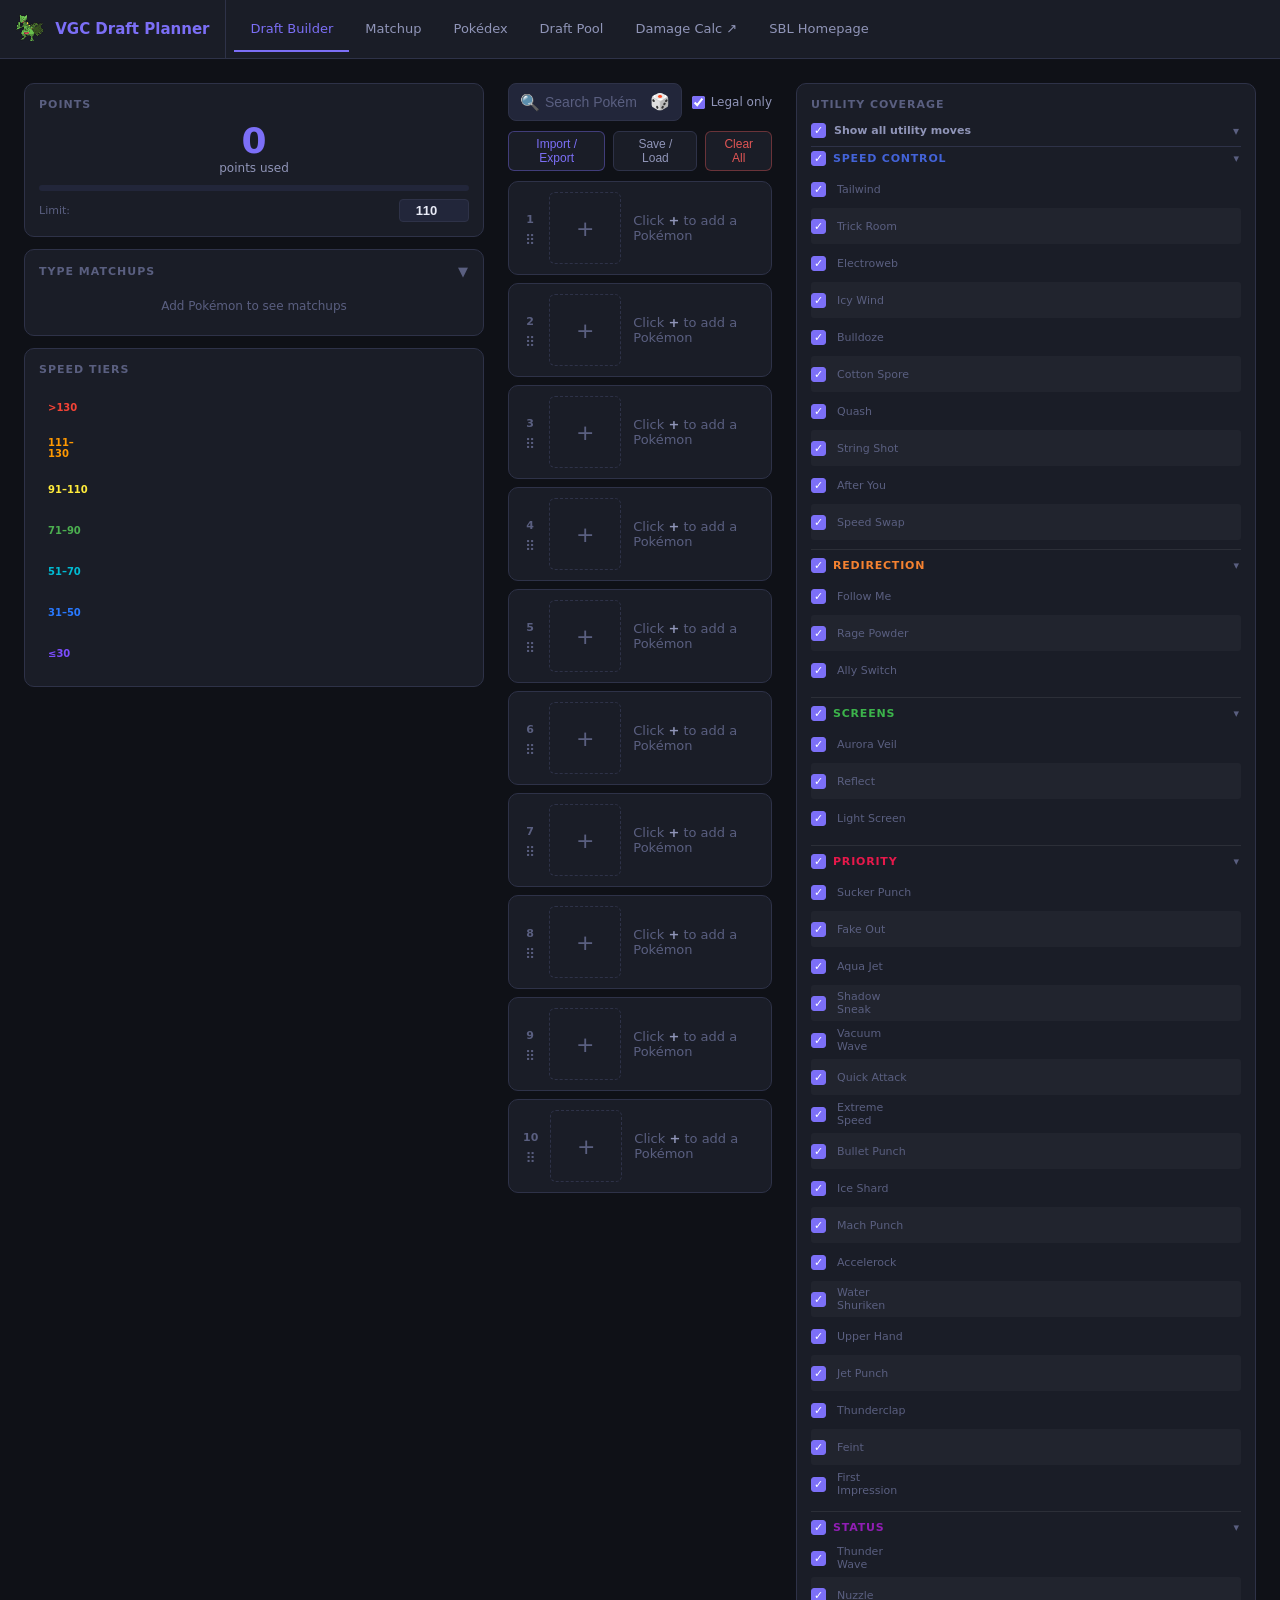
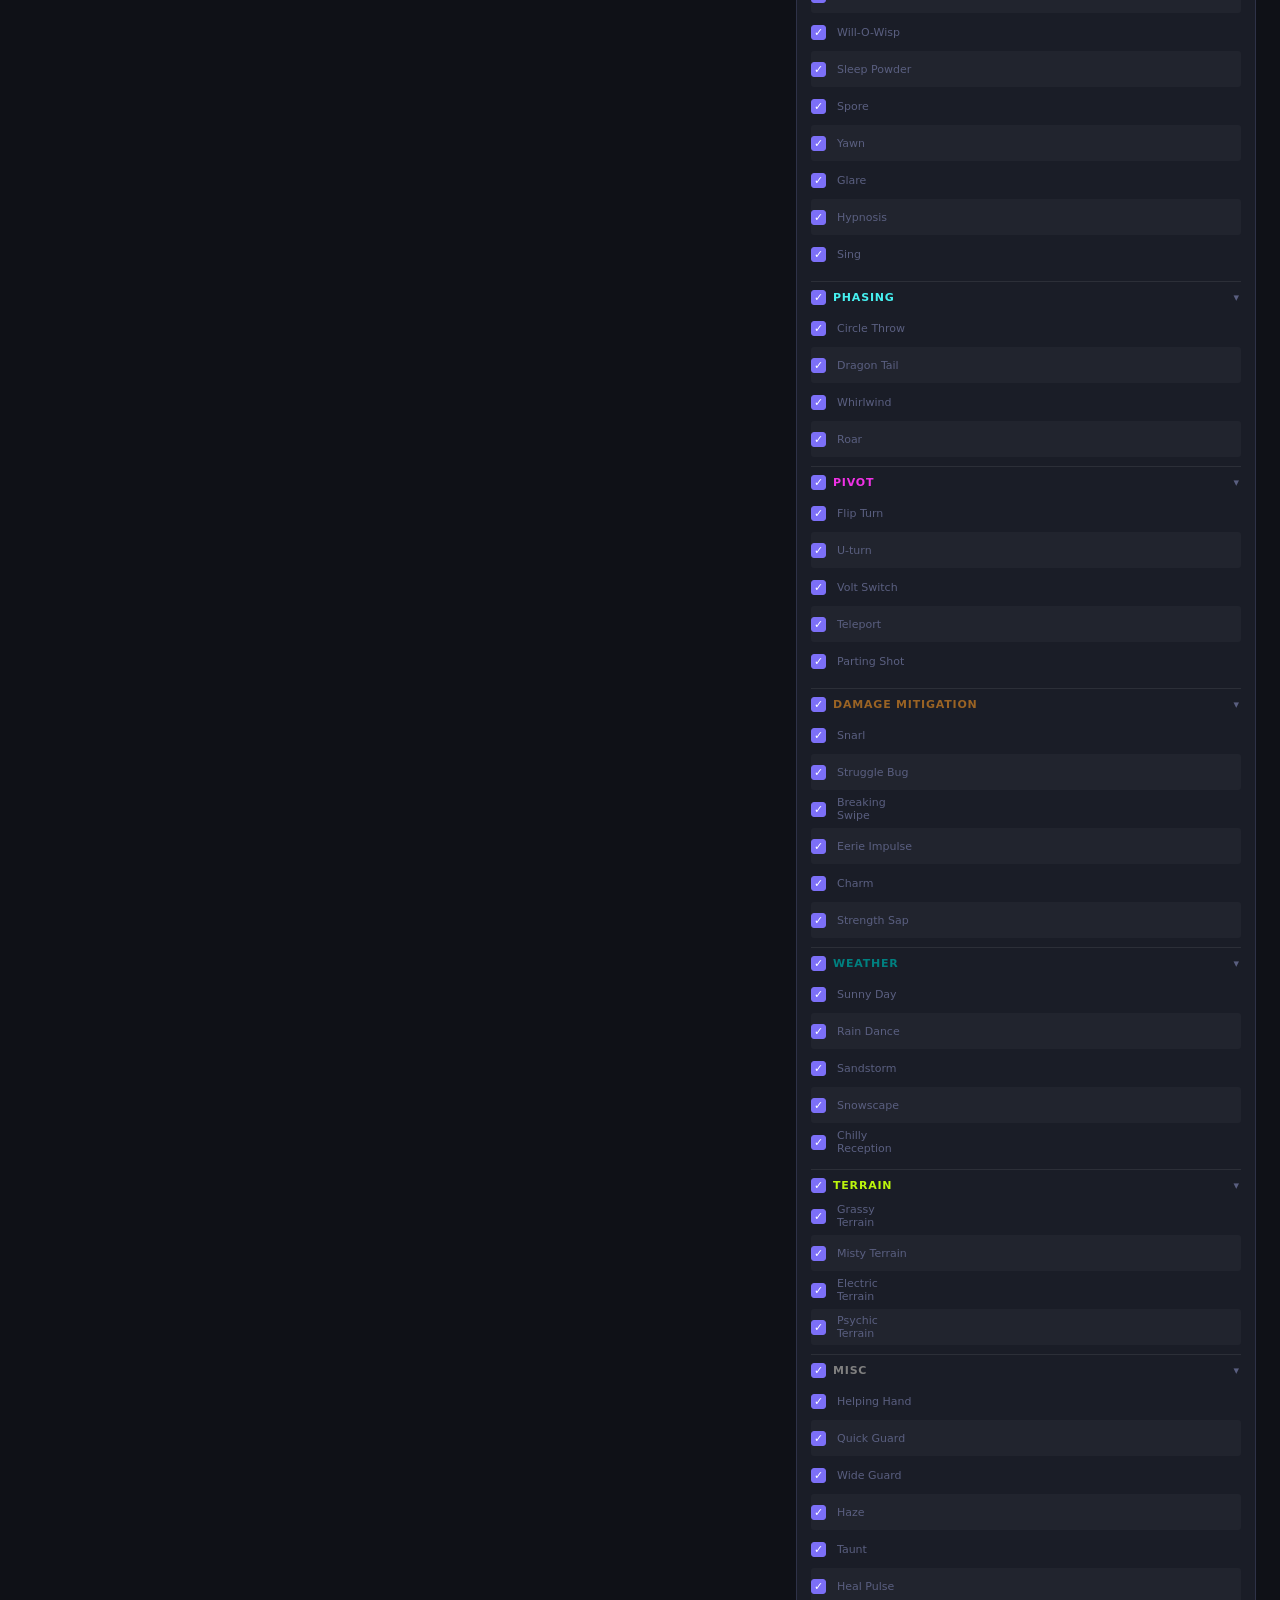
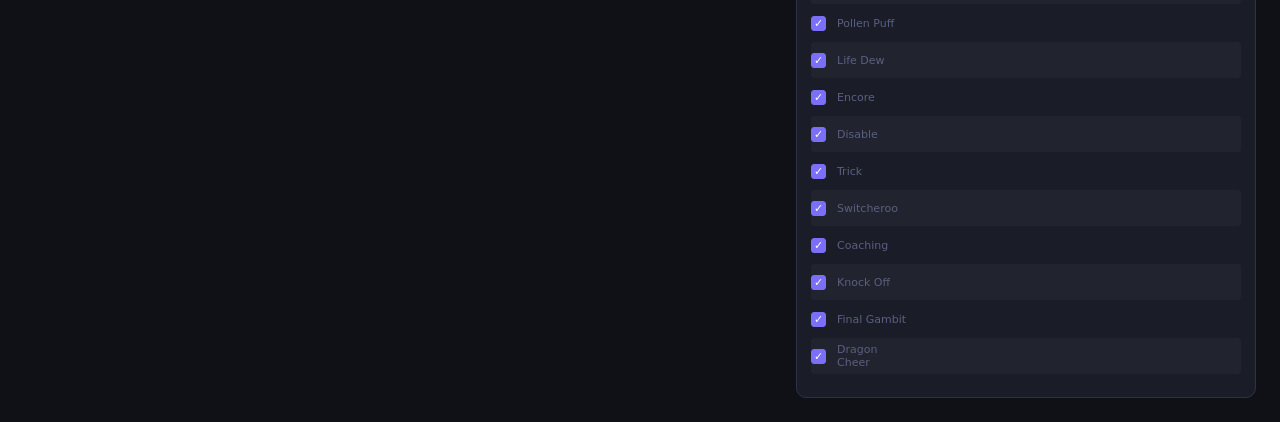
<file: index.html>
<!DOCTYPE html>
<html lang="en">
<head>
<meta charset="UTF-8">
<meta name="viewport" content="width=device-width, initial-scale=1.0">
<title>VGC Draft Planner</title>
<link rel="stylesheet" href="styles.css">
</head>
<body>
<nav>
  <div class="nav-logo"><img id="nav-logo-icon" src="" alt="" style="width:28px;height:28px;image-rendering:pixelated;vertical-align:middle;margin-right:6px;margin-bottom:2px;opacity:0.5"> VGC Draft Planner</div>
  <div class="nav-tab active" onclick="showView('draft')">Draft Builder</div>
  <div class="nav-tab" onclick="showView('matchup')">Matchup</div>
  <div class="nav-tab" onclick="showView('index')">Pokédex</div>
  <div class="nav-tab" onclick="showView('pool')">Draft Pool</div>
  <a class="nav-tab" href="https://nerd-of-now.github.io/NCP-VGC-Damage-Calculator/" target="_blank" rel="noopener noreferrer">Damage Calc ↗</a>
  <a class="nav-tab" href="https://springfieldbattleleague.com" rel="noopener"">SBL Homepage</a>
</nav>

<div id="view-draft" class="view active">
  <div class="draft-layout">
    <div class="rail rail-left">
      <div class="card">
        <div class="card-title">Points</div>
        <div class="points-display"><div class="pts-num" id="pts-used">0</div><div class="pts-lbl">points used</div></div>
        <div class="pts-bar-bg"><div class="pts-bar-fill" id="pts-bar"></div></div>
        <div class="pts-limit-row"><span class="pts-limit-lbl">Limit:</span><input class="pts-limit-inp" type="number" id="pts-limit" value="110" min="0"/></div>
      </div>
      <div class="card" id="tm-card">
        <div class="card-title" style="display:flex;align-items:center;justify-content:space-between;cursor:pointer;user-select:none" onclick="toggleTmExpand()">
          <span>Type Matchups</span>
          <span id="tm-expand-icon" style="font-size:13px;color:var(--text3)">▼</span>
        </div>
        <div id="tm-grid" class="tm-grid"></div>
        <div id="tm-expanded" style="display:none"></div>
      </div>
      <div class="card"><div class="card-title">Speed Tiers</div><div class="speed-tiers" id="speed-tiers"></div></div>
    </div>
    <div class="center-col">
      <div class="search-row">
        <div class="search-box">
          <span class="search-icon">🔍</span>
          <input type="text" id="draft-search" placeholder="Search Pokémon to add to your team..." autocomplete="off"/>
          <button class="random-btn" onclick="pickRandom()" title="Add a random Pokémon">🎲</button>
          <div class="search-results" id="search-results"></div>
        </div>
        <label class="search-legal-label">
          <input type="checkbox" id="draft-legal-only" style="accent-color:var(--accent)" checked> Legal only
        </label>
      </div>
      <div class="draft-toolbar desktop-only">
        <button class="toolbar-btn toolbar-btn-accent" onclick="openPasteModal()">Import / Export</button>
        <button class="toolbar-btn" onclick="openSaveLoadModal()">Save / Load</button>
        <button class="toolbar-btn toolbar-btn-danger" onclick="clearAllTeam()">Clear All</button>
      </div>
      <div class="draft-toolbar mobile-only">
        <button class="toolbar-btn" onclick="expandAll()">▼ Expand all</button>
        <button class="toolbar-btn" onclick="collapseAll()">▲ Collapse all</button>
        <div class="toolbar-spacer"></div>
        <button class="toolbar-btn toolbar-btn-accent" onclick="openPasteModal()">Import / Export</button>
        <button class="toolbar-btn" onclick="openSaveLoadModal()">Save / Load</button>
        <button class="toolbar-btn toolbar-btn-danger" onclick="clearAllTeam()">Clear All</button>
      </div>

      <!-- Combined Save/Load modal -->
      <div class="modal-overlay hidden" id="saveload-modal" onclick="handleModalOverlayClick(event,'saveload-modal')">
        <div class="modal-box" onclick="event.stopPropagation()" style="max-width:520px">
          <div class="modal-title">Save / Load</div>
          <!-- Save section -->
          <div style="display:flex;gap:8px;align-items:center">
            <input class="modal-input" type="text" id="save-name-input" placeholder="Team name…" maxlength="60" style="flex:1"
              onkeydown="if(event.key==='Enter')confirmSave()">
            <button class="modal-btn primary" onclick="confirmSave()" style="white-space:nowrap">Save</button>
          </div>
          <!-- Saved teams list -->
          <div class="team-list" id="team-list"></div>
          <div class="modal-btn-row">
            <button class="modal-btn" onclick="closeModal('saveload-modal')">Close</button>
          </div>
        </div>
      </div>

      <!-- Overwrite confirm modal -->
      <div class="modal-overlay hidden" id="overwrite-modal" onclick="handleModalOverlayClick(event,'overwrite-modal')">
        <div class="modal-box" onclick="event.stopPropagation()">
          <div class="modal-title">Overwrite Team?</div>
          <div style="font-size:13px;color:var(--text2)" id="overwrite-msg"></div>
          <div class="modal-btn-row">
            <button class="modal-btn" onclick="closeModal('overwrite-modal')">Cancel</button>
            <button class="modal-btn danger" onclick="confirmOverwrite()">Overwrite</button>
          </div>
        </div>
      </div>

      <!-- Import/Export paste modal -->
      <div class="modal-overlay hidden" id="paste-modal" onclick="handleModalOverlayClick(event,'paste-modal')">
        <div class="modal-box" onclick="event.stopPropagation()" style="max-width:560px">
          <div class="modal-title">Import / Export</div>
          <textarea class="paste-textarea" id="paste-textarea" spellcheck="false" placeholder="Paste Poképaste text here, or edit the current team below…"></textarea>
          <div class="modal-btn-row">
            <button class="modal-btn" onclick="closeModal('paste-modal')">Cancel</button>
            <button class="modal-btn primary" onclick="applyPaste()">Apply</button>
          </div>
        </div>
      </div>
      <div class="draft-team" id="draft-team"></div>
    </div>
    <div class="rail rail-right">
      <div class="card"><div class="card-title">Utility Coverage</div><div id="util-tracker"></div></div>
    </div>
  </div>
</div>

<div id="view-matchup" class="view">
  <div class="mu-layout">
    <!-- TEAM A -->
    <div class="mu-team-col mu-col-A">
      <div class="mu-team-head">
        <input class="mu-team-name" id="mu-nameA" value="Team A" maxlength="40" spellcheck="false">
        <div class="mu-toolbar">
          <button class="mu-tb-btn" onclick="MU.openSearch('A',this)">＋ Add</button>
          <button class="mu-tb-btn" onclick="MU.openPaste('A')">⇅ Import</button>
          <button class="mu-tb-btn" onclick="MU.openSaveLoad('A')">Load</button>
          <button class="mu-tb-btn" onclick="MU.clearTeam('A')" title="Clear team">✕</button>
        </div>
      </div>
      <div id="mu-listA" class="mu-list"></div>
    </div>

    <!-- CENTER -->
    <div class="mu-center">
      <div class="mu-card">
        <div class="mu-card-title mu-lead-head">
          <span class="mu-lead-clear" id="mu-leadClear" onclick="MU.clearLeads()"></span>
          <span>Lead Matchup</span>
          <span class="mu-collapse-arrow" id="mu-lead-arrow" onclick="MU.toggleLeadCollapse()">▾</span>
        </div>
        <div class="mu-lead-body" id="mu-lead-body">
          <div class="mu-lead-banner" id="mu-leadBanner"></div>
        </div>
      </div>

      <div class="mu-card">
        <div class="mu-card-title mu-sl-head">
          <span class="mu-sl-masswrap"><span class="mu-massbtn mu-cA" onclick="MU.openMassSpeed('A',this)">Team Speeds</span></span>
          <span class="mu-sl-titletext">Speed Ladder</span>
          <span class="mu-sl-masswrap mu-right"><span class="mu-massbtn mu-cB" onclick="MU.openMassSpeed('B',this)">Team Speeds</span></span>
        </div>
        <div class="mu-speed-ladder" id="mu-speedLadder"></div>
      </div>

      <div class="mu-card">
        <div class="mu-card-title mu-mtx-head">
          <span class="mu-mtx-rolewrap"><span class="mu-mtx-role" id="mu-roleLeft" onclick="MU.swap()"></span></span>
          <span class="mu-mtx-titletext">Type Matchup Matrix</span>
          <span class="mu-mtx-rolewrap mu-right"><span class="mu-mtx-role" id="mu-roleRight" onclick="MU.swap()"></span></span>
        </div>
        <div class="mu-mtx-grid" id="mu-mtxGrid"></div>
      </div>
    </div>

    <!-- TEAM B -->
    <div class="mu-team-col mu-col-B">
      <div class="mu-team-head">
        <input class="mu-team-name" id="mu-nameB" value="Team B" maxlength="40" spellcheck="false">
        <div class="mu-toolbar">
          <button class="mu-tb-btn" onclick="MU.openSearch('B',this)">＋ Add</button>
          <button class="mu-tb-btn" onclick="MU.openPaste('B')">⇅ Import</button>
          <button class="mu-tb-btn" onclick="MU.openSaveLoad('B')">Load</button>
          <button class="mu-tb-btn" onclick="MU.clearTeam('B')" title="Clear team">✕</button>
        </div>
      </div>
      <div id="mu-listB" class="mu-list"></div>
    </div>
  </div>

  <!-- popover layer + modals for the matchup view -->
  <div id="mu-popLayer"></div>

  <div class="modal-overlay hidden" id="mu-paste-modal" onclick="handleModalOverlayClick(event,'mu-paste-modal')">
    <div class="modal-box" onclick="event.stopPropagation()" style="max-width:560px">
      <div class="modal-title" id="mu-paste-title">Import Team</div>
      <textarea class="paste-textarea" id="mu-paste-textarea" spellcheck="false" placeholder="Paste Poképaste text here…"></textarea>
      <div class="modal-btn-row">
        <button class="modal-btn" onclick="closeModal('mu-paste-modal')">Cancel</button>
        <button class="modal-btn primary" onclick="MU.applyPaste()">Apply</button>
      </div>
    </div>
  </div>

  <div class="modal-overlay hidden" id="mu-saveload-modal" onclick="handleModalOverlayClick(event,'mu-saveload-modal')">
    <div class="modal-box" onclick="event.stopPropagation()" style="max-width:520px">
      <div class="modal-title" id="mu-saveload-title">Load Team</div>
      <div style="font-size:12px;color:var(--text3);margin-bottom:2px">Loads from teams saved in the Draft Builder.</div>
      <div class="team-list" id="mu-team-list"></div>
      <div class="modal-btn-row">
        <button class="modal-btn" onclick="closeModal('mu-saveload-modal')">Close</button>
      </div>
    </div>
  </div>
</div>

<div id="view-index" class="view">
  <div class="filters">
    <input class="fi" type="text" id="idx-search" placeholder="Search name..." style="width:180px"/>
    <div class="fi-multi-wrap" id="idx-type-wrap">
      <div class="fi-multi-display" id="idx-type-display" onclick="toggleMultiDropdown('idx-type')">All Types <span class="fi-arrow">▾</span></div>
      <div class="fi-multi-dropdown" id="idx-type-dropdown"></div>
    </div>
    <div class="fi-multi-wrap" id="idx-ability-wrap">
      <div class="fi-multi-display" id="idx-ability-display" onclick="toggleMultiDropdown('idx-ability')">All Abilities <span class="fi-arrow">▾</span></div>
      <div class="fi-multi-dropdown" id="idx-ability-dropdown"></div>
    </div>
    <select class="fi" id="idx-pts-min"><option value="">Min Pts</option></select>
    <select class="fi" id="idx-pts-max"><option value="">Max Pts</option></select>
    <div class="fi-multi-wrap" id="idx-move-wrap">
      <div class="fi-multi-display" id="idx-move-display" onclick="toggleMultiDropdown('idx-move')">All Moves <span class="fi-arrow">▾</span></div>
      <div class="fi-multi-dropdown" id="idx-move-dropdown"></div>
    </div>
    <label style="display:flex;align-items:center;gap:6px;font-size:12px;color:var(--text2);cursor:pointer">
      <input type="checkbox" id="idx-legal-only" style="accent-color:var(--accent)" checked> Legal only
    </label>
    <span class="res-count" id="idx-count"></span>
  </div>
  <div class="idx-wrap">
    <table class="idx-tbl">
      <thead><tr>
        <th onclick="sortIdx('id')" data-col="id">#</th>
        <th style="cursor:default"></th>
        <th onclick="sortIdx('name')" data-col="name">Name</th>
        <th onclick="sortIdx('type1')" data-col="type1">Type</th>
        <th onclick="sortIdx('points')" data-col="points">Pts</th>
        <th onclick="sortIdx('hp')" data-col="hp">HP</th>
        <th onclick="sortIdx('atk')" data-col="atk">Atk</th>
        <th onclick="sortIdx('def')" data-col="def">Def</th>
        <th onclick="sortIdx('spa')" data-col="spa">SpA</th>
        <th onclick="sortIdx('spd')" data-col="spd">SpD</th>
        <th onclick="sortIdx('spe')" data-col="spe">Spe</th>
        <th onclick="sortIdx('bst')" data-col="bst">BST</th>
        <th style="cursor:default">Abilities</th>
      </tr></thead>
      <tbody id="idx-body"></tbody>
    </table>
  </div>
</div>

<div id="view-pool" class="view">
  <div class="pool-header">
    <h2>Draft Pool</h2>
    <input class="pool-search" type="text" id="pool-search" placeholder="Search..."/>
    <span style="font-size:12px;color:var(--text3)" id="pool-count"></span>
  </div>
  <div class="pool-grid" id="pool-grid"></div>
</div>

<div id="slot-backdrop" style="display:none;position:fixed;inset:0;z-index:299" onclick="closeSlotPopover()"></div>
<div id="slot-popover" class="slot-popover" style="display:none">
  <span class="slot-popover-icon">🔍</span>
  <input type="text" id="slot-pop-input" placeholder="Search Pokémon..." autocomplete="off" oninput="renderPopoverResults(this.value)">
  <div class="slot-popover-results" id="slot-pop-results"></div>
</div>

<script src="app.js"></script>
</body>
</html>
</file>
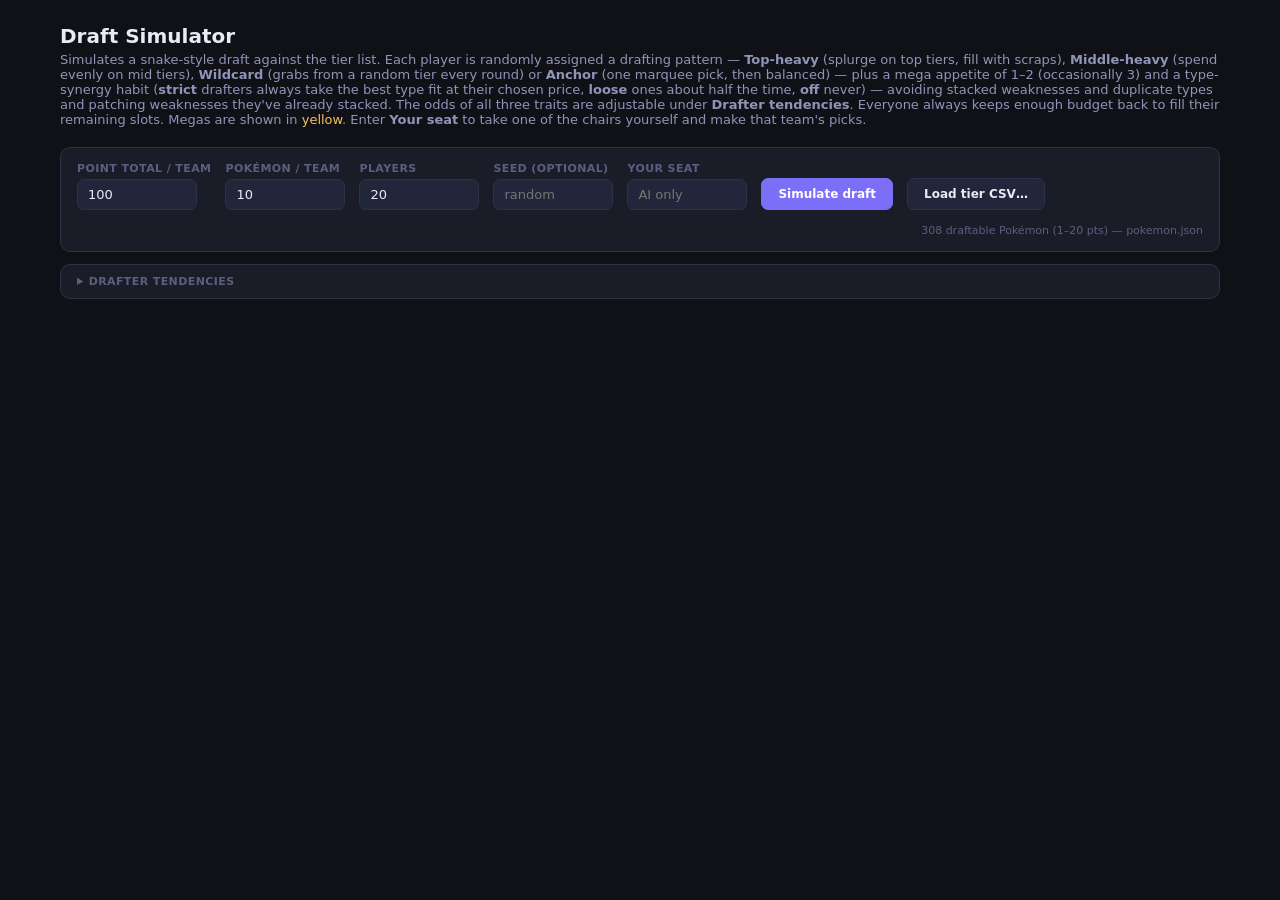
<file: draft-simulator.html>
<!DOCTYPE html>
<html lang="en">
<head>
<meta charset="UTF-8">
<meta name="viewport" content="width=device-width, initial-scale=1.0">
<title>SBL Hub - Draft Simulator</title>
<style>
/* Standalone tool: palette mirrors the :root tokens in styles.css, inlined so
   this page carries no stylesheet dependency. */
:root {
  --bg:#0f1117; --bg2:#1a1d27; --bg3:#22263a; --border:#2e3248;
  --text:#e8eaf6; --text2:#9095b8; --text3:#5a5f80;
  --accent:#7c6ff7; --red:#e05555; --green:#4caf7d; --blue:#60a5fa; --yellow:#f0c060;
}
* { box-sizing: border-box; margin: 0; padding: 0; }
body { font-family: 'Segoe UI', system-ui, sans-serif; background: var(--bg); color: var(--text); min-height: 100vh; font-size: 13px; }
::-webkit-scrollbar { width: 6px; height: 6px; }
::-webkit-scrollbar-track { background: transparent; }
::-webkit-scrollbar-thumb { background: var(--border); border-radius: 3px; }

.wrap { max-width: 1200px; margin: 0 auto; padding: 24px 20px 60px; }
h1 { font-size: 20px; font-weight: 700; margin-bottom: 4px; }
.sub { color: var(--text2); margin-bottom: 20px; }

/* controls */
.controls { display: flex; flex-wrap: wrap; gap: 14px; align-items: flex-end; background: var(--bg2); border: 1px solid var(--border); border-radius: 10px; padding: 14px 16px; margin-bottom: 20px; }
.field { display: flex; flex-direction: column; gap: 4px; }
.field label { font-size: 11px; font-weight: 700; letter-spacing: .4px; text-transform: uppercase; color: var(--text3); }
.field input[type=number], .field input[type=text] {
  background: var(--bg3); border: 1px solid var(--border); border-radius: 7px;
  color: var(--text); font-size: 13px; padding: 7px 10px; width: 120px; font-family: inherit;
}
.field input:focus { outline: none; border-color: var(--accent); }
.btn {
  background: var(--bg3); border: 1px solid var(--border); border-radius: 7px;
  color: var(--text); font-size: 12px; font-weight: 600; padding: 8px 16px; cursor: pointer;
  font-family: inherit; transition: border-color .15s, background .15s;
}
.btn:hover { border-color: var(--accent); }
.btn-accent { background: var(--accent); border-color: var(--accent); color: #fff; }
.btn-accent:hover { filter: brightness(1.08); }
.pool-note { font-size: 11px; color: var(--text3); margin-left: auto; align-self: center; text-align: right; }

/* drafter tendency weights */
.dists { background: var(--bg2); border: 1px solid var(--border); border-radius: 10px; margin: -8px 0 20px; }
.dists summary { cursor: pointer; padding: 10px 16px; font-size: 11px; font-weight: 700; letter-spacing: .4px; text-transform: uppercase; color: var(--text3); user-select: none; }
.dists summary:hover { color: var(--text); }
.dist-groups { display: flex; flex-wrap: wrap; align-items: flex-end; gap: 24px; padding: 4px 16px 14px; }
.dist-group .dist-title { font-size: 11px; font-weight: 700; color: var(--text2); margin-bottom: 8px; }
.dist-fields { display: flex; gap: 10px; }
.dist-fields label { display: flex; flex-direction: column; gap: 3px; font-size: 10px; color: var(--text3); font-weight: 600; }
.dist-fields input { width: 60px; background: var(--bg3); border: 1px solid var(--border); border-radius: 6px; color: var(--text); font-size: 12px; padding: 5px 7px; font-family: inherit; }
.dist-fields input:focus { outline: none; border-color: var(--accent); }
.dist-hint { flex-basis: 100%; font-size: 10px; color: var(--text3); }

.warn { color: var(--yellow); font-weight: 600; margin-bottom: 14px; }
.err  { color: var(--red);    font-weight: 600; margin-bottom: 14px; }

/* sprite icons (PC icons from ./icons, same source as the rest of the site) */
.icn { width: 22px; height: 22px; object-fit: contain; flex-shrink: 0; display: inline-block; }

/* your-pick panel (interactive seat) */
#picker { background: var(--bg2); border: 1px solid var(--accent); border-radius: 10px; padding: 12px 14px; margin-bottom: 20px; }
.picker-head { display: flex; flex-wrap: wrap; gap: 10px; align-items: center; margin-bottom: 10px; }
#pickTitle { font-weight: 700; }
#pickTitle .salv { color: var(--yellow); font-weight: 600; font-size: 11px; margin-left: 8px; }
#pickSearch { margin-left: auto; background: var(--bg3); border: 1px solid var(--border); border-radius: 7px; color: var(--text); font-size: 12px; padding: 6px 10px; width: 220px; font-family: inherit; }
#pickSearch:focus { outline: none; border-color: var(--accent); }
.pick-list { display: grid; grid-template-columns: repeat(auto-fill, minmax(215px, 1fr)); gap: 6px; max-height: 340px; overflow-y: auto; }
button.pick { display: flex; align-items: center; gap: 7px; background: var(--bg3); border: 1px solid var(--border); border-radius: 7px; color: var(--text); font-size: 12px; padding: 4px 8px; cursor: pointer; text-align: left; font-family: inherit; }
button.pick:hover { border-color: var(--accent); }
button.pick.mega { color: var(--yellow); }
.pick .ptype { color: var(--text3); font-size: 10px; }
.pick .pcost { margin-left: auto; color: var(--blue); font-weight: 600; font-variant-numeric: tabular-nums; }

.team.you { border-color: var(--accent); }

/* teams grid */
.teams { display: grid; grid-template-columns: repeat(auto-fill, minmax(230px, 1fr)); gap: 12px; margin-bottom: 26px; }
.team { background: var(--bg2); border: 1px solid var(--border); border-radius: 10px; overflow: hidden; }
.team-head { display: flex; flex-wrap: wrap; align-items: baseline; row-gap: 6px; padding: 9px 12px; background: var(--bg3); border-bottom: 1px solid var(--border); }
.team-head .tname { font-weight: 700; font-size: 13px; }
.team-head .tspend { margin-left: auto; font-size: 11px; color: var(--text2); font-variant-numeric: tabular-nums; }
.team-head .tbadges { flex-basis: 100%; display: flex; gap: 5px; }
.team-head .tstrat { font-size: 10px; font-weight: 600; color: var(--accent); background: var(--bg2); border: 1px solid var(--border); border-radius: 999px; padding: 1px 8px; white-space: nowrap; }
.team-head .tsyn { color: var(--blue); }
.team ul { list-style: none; padding: 6px 0; }
.team li { display: flex; align-items: center; gap: 8px; padding: 3px 12px; font-size: 12px; }
.team li.mega { color: var(--yellow); }
.team li .rd { color: var(--text3); font-size: 10px; width: 20px; flex-shrink: 0; font-variant-numeric: tabular-nums; }
.team li .cost { margin-left: auto; color: var(--blue); font-weight: 600; font-variant-numeric: tabular-nums; }
.team li.missed { color: var(--red); font-style: italic; }
.team-foot { padding: 7px 12px; border-top: 1px solid var(--border); font-size: 11px; color: var(--text2); display: flex; }
.team-foot .left { margin-left: auto; color: var(--green); font-weight: 600; }

/* pick log */
#logSec summary { font-size: 14px; font-weight: 700; letter-spacing: .4px; text-transform: uppercase; color: var(--text2); margin-bottom: 10px; cursor: pointer; user-select: none; }
#logSec summary:hover { color: var(--text); }
#logSec summary::marker { color: var(--text3); }
.log-wrap { overflow-x: auto; border: 1px solid var(--border); border-radius: 10px; }
table { border-collapse: collapse; width: 100%; background: var(--bg2); }
th, td { padding: 6px 12px; text-align: left; font-size: 12px; white-space: nowrap; }
th { background: var(--bg3); color: var(--text3); font-size: 10px; text-transform: uppercase; letter-spacing: .5px; position: sticky; top: 0; }
tr + tr td { border-top: 1px solid var(--border); }
td.num { font-variant-numeric: tabular-nums; color: var(--text2); }
tr.round-start td { border-top: 2px solid var(--accent); }
td .dir { color: var(--text3); font-size: 10px; margin-left: 6px; }
</style>
</head>
<body>
<div class="wrap">
  <h1>Draft Simulator</h1>
  <p class="sub">Simulates a snake-style draft against the tier list. Each player is randomly assigned a drafting pattern &mdash; <b>Top-heavy</b> (splurge on top tiers, fill with scraps), <b>Middle-heavy</b> (spend evenly on mid tiers), <b>Wildcard</b> (grabs from a random tier every round) or <b>Anchor</b> (one marquee pick, then balanced) &mdash; plus a mega appetite of 1&ndash;2 (occasionally 3) and a type-synergy habit (<b>strict</b> drafters always take the best type fit at their chosen price, <b>loose</b> ones about half the time, <b>off</b> never) &mdash; avoiding stacked weaknesses and duplicate types and patching weaknesses they've already stacked. The odds of all three traits are adjustable under <b>Drafter tendencies</b>. Everyone always keeps enough budget back to fill their remaining slots. Megas are shown in <span style="color:var(--yellow)">yellow</span>. Enter <b>Your seat</b> to take one of the chairs yourself and make that team's picks.</p>

  <div class="controls">
    <div class="field">
      <label for="budget">Point total / team</label>
      <input type="number" id="budget" value="100" min="1">
    </div>
    <div class="field">
      <label for="perTeam">Pok&eacute;mon / team</label>
      <input type="number" id="perTeam" value="10" min="1">
    </div>
    <div class="field">
      <label for="players">Players</label>
      <input type="number" id="players" value="20" min="2">
    </div>
    <div class="field">
      <label for="seed">Seed (optional)</label>
      <input type="text" id="seed" placeholder="random">
    </div>
    <div class="field">
      <label for="humanSeat">Your seat</label>
      <input type="number" id="humanSeat" min="1" placeholder="AI only">
    </div>
    <button class="btn btn-accent" id="go">Simulate draft</button>
    <button class="btn" id="csvBtn">Load tier CSV&hellip;</button>
    <input type="file" id="csvFile" accept=".csv" hidden>
    <div class="pool-note" id="poolNote"></div>
  </div>

  <details class="dists">
    <summary>Drafter tendencies</summary>
    <div class="dist-groups">
      <div class="dist-group">
        <div class="dist-title">Drafting pattern</div>
        <div class="dist-fields">
          <label>Top-heavy<input type="number" id="w-top" min="0" value="25"></label>
          <label>Middle-heavy<input type="number" id="w-middle" min="0" value="25"></label>
          <label>Wildcard<input type="number" id="w-wild" min="0" value="25"></label>
          <label>Anchor<input type="number" id="w-anchor" min="0" value="25"></label>
        </div>
      </div>
      <div class="dist-group">
        <div class="dist-title">Mega appetite</div>
        <div class="dist-fields">
          <label>1 mega<input type="number" id="w-mega1" min="0" value="45"></label>
          <label>2 megas<input type="number" id="w-mega2" min="0" value="45"></label>
          <label>3 megas<input type="number" id="w-mega3" min="0" value="10"></label>
        </div>
      </div>
      <div class="dist-group">
        <div class="dist-title">Type synergy</div>
        <div class="dist-fields">
          <label>Strict<input type="number" id="w-syn-strict" min="0" value="55"></label>
          <label>Loose<input type="number" id="w-syn-loose" min="0" value="25"></label>
          <label>Off<input type="number" id="w-syn-off" min="0" value="20"></label>
        </div>
      </div>
      <div class="dist-group dist-actions">
        <button class="btn" id="distReset">Reset defaults</button>
      </div>
      <div class="dist-hint">Relative weights per player &mdash; they don't need to add up to 100. A seed replays a draft only with the same weights.</div>
    </div>
  </details>

  <div id="msg"></div>
  <div id="picker" hidden>
    <div class="picker-head">
      <span id="pickTitle"></span>
      <input type="text" id="pickSearch" placeholder="filter by name or type&hellip;">
    </div>
    <div class="pick-list" id="pickList"></div>
  </div>
  <div class="teams" id="teams"></div>
  <details id="logSec" hidden open>
    <summary>Pick log</summary>
    <div class="log-wrap"><table id="log"></table></div>
  </details>
</div>

<script>
"use strict";

// name → "Type1" or "Type1/Type2", filled from pokemon.json at load.
let TYPES = {};
// name → id (e.g. "052-g"), for sprite icons; also filled from pokemon.json.
let ICON_ID = {};

// Same id → filename normalization as app.js: pad the dex number to 3 digits,
// keep any form suffix ("52-g" → "052-g").
function localId(id) {
  const m = String(id).match(/^(\d+)(.*)$/);
  if (!m) return id;
  const num = parseInt(m[1], 10);
  return (num >= 1000 ? String(num) : String(num).padStart(3, "0")) + m[2];
}

// Names the planner doesn't know (e.g. from a loaded CSV) get an empty spacer
// so rows stay aligned; missing icon files hide themselves.
function iconImg(name) {
  const id = ICON_ID[name];
  return id
    ? '<img class="icn" src="icons/' + localId(id) + '.png" alt="" loading="lazy" onerror="this.style.visibility=\'hidden\'">'
    : '<span class="icn"></span>';
}

/* ── type chart (attacker → [super-effective, resisted, immune]) ── */
const CHART = {
  Normal:  [[], ["Rock","Steel"], ["Ghost"]],
  Fire:    [["Grass","Ice","Bug","Steel"], ["Fire","Water","Rock","Dragon"], []],
  Water:   [["Fire","Ground","Rock"], ["Water","Grass","Dragon"], []],
  Electric:[["Water","Flying"], ["Electric","Grass","Dragon"], ["Ground"]],
  Grass:   [["Water","Ground","Rock"], ["Fire","Grass","Poison","Flying","Bug","Dragon","Steel"], []],
  Ice:     [["Grass","Ground","Flying","Dragon"], ["Fire","Water","Ice","Steel"], []],
  Fighting:[["Normal","Ice","Rock","Dark","Steel"], ["Poison","Flying","Psychic","Bug","Fairy"], ["Ghost"]],
  Poison:  [["Grass","Fairy"], ["Poison","Ground","Rock","Ghost"], ["Steel"]],
  Ground:  [["Fire","Electric","Poison","Rock","Steel"], ["Grass","Bug"], ["Flying"]],
  Flying:  [["Grass","Fighting","Bug"], ["Electric","Rock","Steel"], []],
  Psychic: [["Fighting","Poison"], ["Psychic","Steel"], ["Dark"]],
  Bug:     [["Grass","Psychic","Dark"], ["Fire","Fighting","Poison","Flying","Ghost","Steel","Fairy"], []],
  Rock:    [["Fire","Ice","Flying","Bug"], ["Fighting","Ground","Steel"], []],
  Ghost:   [["Psychic","Ghost"], ["Dark"], ["Normal"]],
  Dragon:  [["Dragon"], ["Steel"], ["Fairy"]],
  Dark:    [["Psychic","Ghost"], ["Fighting","Dark","Fairy"], []],
  Steel:   [["Ice","Rock","Fairy"], ["Fire","Water","Electric","Steel"], []],
  Fairy:   [["Fighting","Dragon","Dark"], ["Fire","Poison","Steel"], []],
};
const ALL_TYPES = Object.keys(CHART);

const typesOf = p => TYPES[p.name] ? TYPES[p.name].split("/") : null;

function defMult(defTypes, atk) {
  let m = 1;
  const [sup, res, imm] = CHART[atk];
  for (const t of defTypes) {
    if (sup.includes(t)) m *= 2;
    else if (res.includes(t)) m *= 0.5;
    else if (imm.includes(t)) m *= 0;
  }
  return m;
}

// How well a candidate fits the roster drafted so far: punished for piling
// onto weaknesses the team already stacks and for duplicate typings, rewarded
// for patching stacked weaknesses and bringing a new type. Unknown names
// (e.g. from a loaded CSV the planner doesn't know) score neutral 0.
function synergyScore(cand, team) {
  const ct = typesOf(cand);
  if (!ct) return 0;
  const members = team.picks.filter(Boolean).map(typesOf).filter(Boolean);
  let s = 0;
  for (const atk of ALL_TYPES) {
    const w = members.filter(mt => defMult(mt, atk) > 1).length;
    const m = defMult(ct, atk);
    if (m > 1) s -= w;
    else if (m < 1 && w >= 2) s += 0.5 * (w - 1);
  }
  for (const ty of ct) {
    const cnt = members.filter(mt => mt.includes(ty)).length;
    if (cnt === 0) s += 0.75;
    else if (cnt >= 2) s -= 1.5 * (cnt - 1);
  }
  return s;
}

let pool = null; // filled by loadPlannerData() or a loaded CSV
let poolLabel = "";

/* ── seeded RNG (mulberry32) so a draft can be replayed ── */
function mulberry32(a) {
  return function () {
    a |= 0; a = (a + 0x6D2B79F5) | 0;
    let t = Math.imul(a ^ (a >>> 15), 1 | a);
    t = (t + Math.imul(t ^ (t >>> 7), 61 | t)) ^ t;
    return ((t ^ (t >>> 14)) >>> 0) / 4294967296;
  };
}
function hashSeed(str) {
  let h = 2166136261;
  for (let i = 0; i < str.length; i++) { h ^= str.charCodeAt(i); h = Math.imul(h, 16777619); }
  return h >>> 0;
}

/* ── drafting personas: how a player decides between affordable picks ── */
const PERSONAS = [
  { key: "top",    label: "Top-heavy" },    // splurge on top tiers, fill with scraps
  { key: "middle", label: "Middle-heavy" }, // spend evenly on mid tiers
  { key: "wild",   label: "Wildcard" },     // grabs from a random tier every round
  { key: "anchor", label: "Anchor" },       // one marquee pick, then balanced
];
const isMega = p => /^Mega /.test(p.name);
// Strip "Mega " and any trailing form letter (Charizard X/Y, Absol Z, ...) so a
// mega and its base species (or another mega of that species) compare equal —
// a team can only ever field one form of a given Pokémon.
const baseName = p => p.name.replace(/^Mega /, "").replace(/ [XYZ]$/, "");
const formBlocked = (team, p) => team.picks.some(pick => pick && baseName(pick) === baseName(p) && pick.name !== p.name);

// Once the persona has landed on a cost tier, pick the actual mon: synergy-aware
// drafters take the best type fit at that price, others grab at random. "Loose"
// drafters only think about types on about half their picks.
function chooseTied(tied, team, rng) {
  const apply = team.synergy >= 1 || (team.synergy > 0 && rng() < team.synergy);
  if (!apply || tied.length === 1) return tied[Math.floor(rng() * tied.length)];
  let best = [], bs = -Infinity;
  for (const c of tied) {
    const s = synergyScore(c, team);
    if (s > bs + 1e-9) { bs = s; best = [c]; }
    else if (s > bs - 1e-9) best.push(c);
  }
  return best[Math.floor(rng() * best.length)];
}

// Walk down a preference-sorted list geometrically (chance p of stepping to the
// next-best cost tier), then choose among mons at the tier landed on.
// Stepping tiers rather than entries matters: the top of a 300-mon list is
// dozens of near-identical costs, so entry-steps would never leave the top.
function walk(cands, p, rng, team) {
  const tiers = [...new Set(cands.map(c => c.cost))]; // preserves cands' order
  const K = Math.min(tiers.length, 8);
  let idx = 0;
  while (idx < K - 1 && rng() < p) idx++;
  return chooseTied(cands.filter(c => c.cost === tiers[idx]), team, rng);
}

// Draw an index from normalized weights (they sum to 1). One rng call per draw.
function sampleIdx(weights, rng) {
  let r = rng();
  for (let i = 0; i < weights.length; i++) { r -= weights[i]; if (r < 0) return i; }
  return weights.length - 1;
}

/* ── the draft itself ── */
// A generator so a human seat can take part: at that seat's turns it yields the
// affordable candidates (plus board state for rendering) and resumes with
// whatever pick the UI sends back via gen.next(pick). With no human seat it
// never yields and the first next() runs the whole draft.
function* draftGen(players, perTeam, budget, rng, dists, humanSeat) {
  const avail = pool.slice();
  const teams = Array.from({ length: players }, (_, i) => {
    const human = i === humanSeat - 1;
    // The human's persona/synergy draws are unused but still made, so a seed
    // produces the same AI teams whichever seat you sit in.
    const persona = PERSONAS[sampleIdx(dists.persona, rng)];
    const megaCap = 1 + sampleIdx(dists.mega, rng);
    // How much this drafter cares about type synergy (probability per pick).
    const synergy = [1, 0.5, 0][sampleIdx(dists.syn, rng)];
    return { name: human ? "You" : "Player " + (i + 1), human, persona, megaCap, megas: 0, synergy, picks: [], spent: 0 };
  });
  const log = [];
  let overall = 0;

  for (let round = 1; round <= perTeam; round++) {
    const order = [...teams.keys()];
    if (round % 2 === 0) order.reverse();          // snake

    for (const ti of order) {
      overall++;
      const t = teams[ti];
      const slotsAfter = perTeam - t.picks.length - 1;
      const budgetLeft = budget - t.spent;

      // Reserve budget for the remaining slots, assuming the worst: every other
      // player also grabs from the cheap end of the pool between this team's
      // picks. An edge seat in a snake waits through 2*(players-1) picks every
      // other turn, so the j-th future pick reserves the cost at index
      // j*(players-1) + (players-1 on odd gaps) + own picks — not index j.
      // Pessimistic, but it's what stops teams splurging early and getting
      // stranded once the 1-pointers dry up.
      const cheapest = avail.map(p => p.cost).sort((a, b) => a - b);
      let reserve = 0;
      for (let j = 1; j <= slotsAfter; j++) {
        const idx = j * (players - 1) + (j % 2 ? players - 1 : 0) + (j - 1);
        reserve += cheapest[Math.min(idx, cheapest.length - 1)] || 0;
      }

      // AI drafters won't double up on a species' forms; the human is free to.
      const legal = t.human ? avail : avail.filter(p => !formBlocked(t, p));
      let cands = legal.filter(p => p.cost <= budgetLeft - reserve), salvage = false;
      if (!cands.length) { cands = legal.filter(p => p.cost <= budgetLeft); salvage = true; }

      if (!cands.length) {
        t.picks.push(null);
        log.push({ overall, round, player: t.name, mon: null, cost: 0, left: budgetLeft, dir: round % 2 === 0 });
        continue;
      }

      let chosen;
      if (t.human) {
        // Hand the turn to the UI. No mega cap or persona for the human —
        // anything affordable is theirs to take.
        chosen = yield { teams, log, team: t, cands, round, budgetLeft, salvage };
      } else if (salvage) {
        // Budget already tighter than the reserve allows — grab the cheapest thing left.
        chosen = cands.reduce((a, b) => (a.cost <= b.cost ? a : b));
      } else {
        // Mega cap is behavioural: once a team has its fill of megas it stops
        // considering them (unless megas are literally all that's affordable).
        if (t.megas >= t.megaCap) {
          const nonMega = cands.filter(p => !isMega(p));
          if (nonMega.length) cands = nonMega;
        }
        const strat = t.persona.key;
        if (strat === "top" || (strat === "anchor" && t.picks.length === 0)) {
          // Chase the expensive end, barely deviating from the most expensive.
          // The budget reserve then forces the cheap fillers late, which is
          // what makes top-heavy rosters stars-and-scrubs.
          cands.sort((a, b) => b.cost - a.cost);
          chosen = walk(cands, 0.2, rng, t);
        } else if (strat === "wild") {
          // Uniformly random affordable cost tier each round: mixed rosters.
          const tiers = [...new Set(cands.map(p => p.cost))];
          const tier = tiers[Math.floor(rng() * tiers.length)];
          chosen = chooseTied(cands.filter(p => p.cost === tier), t, rng);
        } else {
          // Middle-heavy (and anchor after its marquee pick): aim each pick at
          // an even share of what's left in the budget.
          const target = budgetLeft / (slotsAfter + 1);
          cands.sort((a, b) => Math.abs(a.cost - target) - Math.abs(b.cost - target));
          chosen = walk(cands, 0.5, rng, t);
        }
      }
      if (isMega(chosen)) t.megas++;

      avail.splice(avail.indexOf(chosen), 1);
      t.picks.push(chosen);
      t.spent += chosen.cost;
      log.push({ overall, round, player: t.name, mon: chosen.name, cost: chosen.cost, left: budget - t.spent, dir: round % 2 === 0 });
    }
  }
  return { teams, log };
}

/* ── rendering ── */
const $ = id => document.getElementById(id);

function render(teams, log, budget, seedUsed, seedNote) {
  $("msg").innerHTML = '<p class="sub">Seed: <b>' + seedUsed + '</b> &mdash; enter it above to replay this exact draft.' + (seedNote || "") + '</p>';

  $("teams").innerHTML = teams.map(t => {
    const rows = t.picks.map((p, i) => p
      ? '<li' + (isMega(p) ? ' class="mega"' : '') + '><span class="rd">R' + (i + 1) + '</span>' + iconImg(p.name) + p.name + '<span class="cost">' + p.cost + '</span></li>'
      : '<li class="missed"><span class="rd">R' + (i + 1) + '</span><span class="icn"></span>no affordable pick</li>'
    ).join("");
    const synLabel = t.synergy >= 1 ? "types: strict" : t.synergy > 0 ? "types: loose" : "types: off";
    const badges = t.human
      ? '<span class="tstrat">Your picks</span>'
      : '<span class="tstrat">' + t.persona.label + '</span><span class="tstrat tsyn">' + synLabel + '</span>';
    return '<div class="team' + (t.human ? ' you' : '') + '"><div class="team-head"><span class="tname">' + t.name +
      '</span><span class="tspend">' + t.spent + ' / ' + budget + ' pts</span>' +
      '<span class="tbadges">' + badges + '</span></div><ul>' + rows +
      '</ul><div class="team-foot">' + t.megas + (t.human ? '' : '/' + t.megaCap) + ' megas' +
      '<span class="left">' + (budget - t.spent) + ' pts left</span></div></div>';
  }).join("");

  $("logSec").hidden = false;
  $("log").innerHTML =
    "<tr><th>#</th><th>Round</th><th>Player</th><th>Pick</th><th>Cost</th><th>Budget left</th></tr>" +
    log.map(e =>
      '<tr' + (e.overall % teams.length === 1 ? ' class="round-start"' : '') + '>' +
      '<td class="num">' + e.overall + '</td>' +
      '<td class="num">' + e.round + '<span class="dir">' + (e.dir ? "&larr;" : "&rarr;") + '</span></td>' +
      '<td>' + e.player + '</td>' +
      '<td>' + (e.mon ? e.mon : '<span style="color:var(--red)">&mdash; no affordable pick</span>') + '</td>' +
      '<td class="num">' + (e.mon ? e.cost : "") + '</td>' +
      '<td class="num">' + e.left + '</td></tr>'
    ).join("");
}

function updatePoolNote() {
  const costs = pool.map(p => p.cost);
  $("poolNote").textContent = pool.length + " draftable Pokémon (" + Math.min(...costs) +
    "–" + Math.max(...costs) + " pts) — " + poolLabel;
}

/* ── controls ── */
const DIST_FIELDS = {
  persona: ["w-top", "w-middle", "w-wild", "w-anchor"],
  mega:    ["w-mega1", "w-mega2", "w-mega3"],
  syn:     ["w-syn-strict", "w-syn-loose", "w-syn-off"],
};
const DIST_DEFAULTS = { "w-top":25, "w-middle":25, "w-wild":25, "w-anchor":25,
  "w-mega1":45, "w-mega2":45, "w-mega3":10, "w-syn-strict":55, "w-syn-loose":25, "w-syn-off":20 };

// Read a weight group and normalize to probabilities; null if every weight is 0.
function readWeights(ids) {
  const w = ids.map(id => Math.max(0, parseFloat($(id).value) || 0));
  const sum = w.reduce((a, b) => a + b, 0);
  return sum > 0 ? w.map(x => x / sum) : null;
}

$("distReset").addEventListener("click", () => {
  for (const [id, v] of Object.entries(DIST_DEFAULTS)) $(id).value = v;
});

$("go").addEventListener("click", () => {
  const budget  = parseInt($("budget").value, 10);
  const perTeam = parseInt($("perTeam").value, 10);
  const players = parseInt($("players").value, 10);
  const msg = $("msg");

  if (!pool) {
    msg.innerHTML = '<p class="err">Tier list not loaded yet — wait a moment or load a tier CSV.</p>'; return;
  }
  if (!(budget > 0 && perTeam > 0 && players > 1)) {
    msg.innerHTML = '<p class="err">Enter a positive point total and team size, and at least 2 players.</p>'; return;
  }
  const dists = {}, groupNames = { persona: "Drafting pattern", mega: "Mega appetite", syn: "Type synergy" };
  for (const [key, ids] of Object.entries(DIST_FIELDS)) {
    dists[key] = readWeights(ids);
    if (!dists[key]) {
      msg.innerHTML = '<p class="err">All ' + groupNames[key] + ' weights are 0 — give at least one option a weight.</p>'; return;
    }
  }
  const seatRaw = $("humanSeat").value.trim();
  const humanSeat = seatRaw === "" ? 0 : parseInt(seatRaw, 10);
  if (seatRaw !== "" && !(humanSeat >= 1 && humanSeat <= players)) {
    msg.innerHTML = '<p class="err">Your seat must be between 1 and ' + players + ' — leave it blank for an all-AI draft.</p>'; return;
  }

  const minCost = Math.min(...pool.map(p => p.cost));
  let warn = "";
  if (budget < perTeam * minCost)
    warn += '<p class="warn">Point total ' + budget + ' can’t fund ' + perTeam +
            ' picks (cheapest Pokémon costs ' + minCost + ') — some slots will go unfilled.</p>';
  if (players * perTeam > pool.length)
    warn += '<p class="warn">' + players + ' teams &times; ' + perTeam + ' picks = ' + (players * perTeam) +
            ' Pokémon, but the pool only has ' + pool.length + ' — the pool will run dry.</p>';

  const seedStr = $("seed").value.trim() || String(Math.floor(Math.random() * 1e9));
  activeDraft = {
    gen: draftGen(players, perTeam, budget, mulberry32(hashSeed(seedStr)), dists, humanSeat),
    budget, seedStr, warn, pending: null,
    seedNote: humanSeat ? " AI picks replay only alongside the same manual picks." : "",
  };
  stepDraft(activeDraft.gen.next());
});

/* ── interactive seat: run the draft until it's the human's turn, show the
      affordable picks, resume with the clicked one ── */
let activeDraft = null;

function stepDraft(res) {
  const d = activeDraft;
  if (res.done) {
    $("picker").hidden = true;
    render(res.value.teams, res.value.log, d.budget, d.seedStr, d.seedNote);
  } else {
    d.pending = res.value;
    render(res.value.teams, res.value.log, d.budget, d.seedStr, d.seedNote);
    showPicker(res.value);
  }
  $("msg").innerHTML = d.warn + $("msg").innerHTML;
}

function showPicker(s) {
  $("picker").hidden = false;
  $("pickTitle").innerHTML = 'Round ' + s.round + ' &mdash; your pick &middot; <b>' + s.budgetLeft + '</b> pts left' +
    (s.salvage ? '<span class="salv">budget is below the safe reserve — only cheap picks are left</span>' : '');
  $("pickSearch").value = "";
  renderPickList();
  $("pickSearch").focus();
  $("picker").scrollIntoView({ block: "nearest" });
}

function renderPickList() {
  const s = activeDraft && activeDraft.pending;
  if (!s) return;
  const q = $("pickSearch").value.trim().toLowerCase();
  const cands = s.cands
    .map((c, i) => ({ c, i }))   // i indexes s.cands, stable across filtering
    .filter(({ c }) => !q || c.name.toLowerCase().includes(q) || (TYPES[c.name] || "").toLowerCase().includes(q))
    .sort((a, b) => b.c.cost - a.c.cost || a.c.name.localeCompare(b.c.name));
  $("pickList").innerHTML = cands.map(({ c, i }) =>
    '<button class="pick' + (isMega(c) ? ' mega' : '') + '" data-i="' + i + '">' + iconImg(c.name) + c.name +
    (TYPES[c.name] ? '<span class="ptype">' + TYPES[c.name] + '</span>' : '') +
    '<span class="pcost">' + c.cost + '</span></button>'
  ).join("") || '<p class="sub">No affordable Pokémon match that filter.</p>';
}

$("pickSearch").addEventListener("input", renderPickList);
$("pickList").addEventListener("click", e => {
  const btn = e.target.closest("button.pick");
  if (!btn || !activeDraft || !activeDraft.pending) return;
  const pick = activeDraft.pending.cands[+btn.dataset.i];
  activeDraft.pending = null;
  stepDraft(activeDraft.gen.next(pick));
});

/* ── optional: load a different tier export (same format: "#","Pokémon","Points") ── */
$("csvBtn").addEventListener("click", () => $("csvFile").click());
$("csvFile").addEventListener("change", async e => {
  const file = e.target.files[0];
  if (!file) return;
  const rows = parseCSV(await file.text());
  const loaded = rows.slice(1)                                  // skip header
    .filter(r => r.length >= 3 && r[2].trim().toUpperCase() !== "N/A" && !isNaN(parseInt(r[2], 10)))
    .map(r => ({ name: r[1], cost: parseInt(r[2], 10) }));
  if (!loaded.length) {
    $("msg").innerHTML = '<p class="err">Couldn’t read any priced Pokémon from ' + file.name +
      ' — expected columns #, Pokémon, Points.</p>';
  } else {
    pool = loaded; poolLabel = file.name;
    updatePoolNote();
    $("go").disabled = false;
    $("msg").innerHTML = '<p class="sub">Loaded ' + loaded.length + ' draftable Pokémon from ' + file.name + '.</p>';
  }
  e.target.value = "";
});

function parseCSV(text) {
  const rows = [[""]];
  let inQ = false;
  for (let i = 0; i < text.length; i++) {
    const c = text[i], row = rows[rows.length - 1];
    if (inQ) {
      if (c === '"' && text[i + 1] === '"') { row[row.length - 1] += '"'; i++; }
      else if (c === '"') inQ = false;
      else row[row.length - 1] += c;
    } else if (c === '"') inQ = true;
    else if (c === ",") row.push("");
    else if (c === "\n" || c === "\r") { if (row.length > 1 || row[0] !== "") rows.push([""]); if (c === "\r" && text[i + 1] === "\n") i++; }
    else row[row.length - 1] += c;
  }
  const last = rows[rows.length - 1];
  if (last.length === 1 && last[0] === "") rows.pop();
  return rows;
}

/* ── data: everything (names, points, typings) comes from the planner's pokemon.json ── */
const PLANNER_JSON = "./pokemon.json";
async function loadPlannerData() {
  $("go").disabled = true;
  $("poolNote").textContent = "loading tier list from pokemon.json…";
  try {
    const res = await fetch(PLANNER_JSON);
    if (!res.ok) throw new Error("HTTP " + res.status);
    const data = await res.json();
    for (const p of data.pokemon) {
      TYPES[p.name] = p.type1 + (p.type2 ? "/" + p.type2 : "");
      if (p.id) ICON_ID[p.name] = p.id;
    }
    pool = data.pokemon
      .filter(p => typeof p.points === "number" && p.points > 0 && p.legal !== false)
      .map(p => ({ name: p.name, cost: p.points }));
    poolLabel = "pokemon.json";
    updatePoolNote();
    $("go").disabled = false;
  } catch (err) {
    $("poolNote").textContent = "couldn't load pokemon.json";
    $("msg").innerHTML = '<p class="err">Couldn’t load the tier list from pokemon.json (' + err.message +
      '). You can still load a tier CSV — but without typings, type synergy will be neutral.</p>';
  }
}
loadPlannerData();
</script>
</body>
</html>
</file>
<file: styles.css>
:root{
  --bg:#0f1117;--bg2:#1a1d27;--bg3:#22263a;--border:#2e3248;
  --text:#e8eaf6;--text2:#9095b8;--text3:#5a5f80;
  --accent:#7c6ff7;--red:#e05555;--green:#60a5fa;--yellow:#f0c060;
}
*{box-sizing:border-box;margin:0;padding:0;}
body{font-family:'Segoe UI',system-ui,sans-serif;background:var(--bg);color:var(--text);min-height:100vh;}

.type-badge{display:inline-block;padding:2px 8px;border-radius:4px;font-size:11px;font-weight:600;letter-spacing:0.5px;text-transform:uppercase;}
.t-Normal{background:#9199a1;color:#fff}.t-Fire{background:#e6724a;color:#fff}.t-Water{background:#539ddf;color:#fff}
.t-Grass{background:#5bbd58;color:#fff}.t-Electric{background:#f3d23b;color:#333}.t-Ice{background:#74cfc0;color:#fff}
.t-Fighting{background:#ce4069;color:#fff}.t-Poison{background:#ab6ac8;color:#fff}.t-Ground{background:#d97845;color:#fff}
.t-Flying{background:#89aae3;color:#fff}.t-Psychic{background:#f97176;color:#fff}.t-Bug{background:#90c12c;color:#fff}
.t-Rock{background:#c7b78b;color:#fff}.t-Ghost{background:#5269ac;color:#fff}.t-Dragon{background:#0b6dc3;color:#fff}
.t-Dark{background:#5a5366;color:#fff}.t-Steel{background:#5a8ea1;color:#fff}.t-Fairy{background:#ec8fe6;color:#fff}

nav{background:var(--bg2);border-bottom:1px solid var(--border);display:flex;align-items:center;padding:0 1rem;position:sticky;top:0;z-index:100;}
.nav-logo{font-size:15px;font-weight:700;color:var(--accent);padding:14px 16px 14px 0;margin-right:8px;border-right:1px solid var(--border);white-space:nowrap;}
.nav-tab{padding:14px 16px;font-size:13px;font-weight:500;cursor:pointer;border-bottom:2px solid transparent;color:var(--text2);transition:all 0.15s;white-space:nowrap;}
.nav-tab:hover{color:var(--text);}
.nav-tab.active{color:var(--accent);border-bottom-color:var(--accent);}
nav a.nav-tab{text-decoration:none;color:var(--text2);}
nav a.nav-tab:hover{color:var(--text);}

.view{display:none;padding:1.5rem;max-width:1400px;margin:0 auto;}
/* Draft Builder spreads wider than the other views so the rails hug the edges
   and the center column gets as much room as possible. */
#view-draft{max-width:1860px;}
#view-matchup{max-width:1860px;padding-top:0.75rem;}
.view.active{display:block;}

/* ── DRAFT LAYOUT: 3-column above 1200px, 2-column 960–1200, 1-column below ── */
.draft-layout{display:grid;gap:1.5rem;align-items:start;
  grid-template-columns:460px minmax(0,1fr) 460px;
  grid-template-areas:"left center right";}
.draft-layout .rail{display:flex;flex-direction:column;gap:12px;}
.draft-layout .rail-left{grid-area:left;}
.draft-layout .center-col{grid-area:center;min-width:0;}
.draft-layout .rail-right{grid-area:right;}
/* 2-column: team list beside a single rail (left panels stacked over Utility) */
@media(max-width:1200px){
  .draft-layout{grid-template-columns:minmax(0,1fr) 460px;
    grid-template-areas:"center left" "center right";
    align-content:start;}
  .draft-layout .rail-left{grid-area:left;}
  .draft-layout .rail-right{grid-area:right;}
}
/* 1-column: team list first, then supporting panels */
@media(max-width:960px){
  .draft-layout{grid-template-columns:1fr;
    grid-template-areas:"center" "left" "right";}
}
.draft-team{display:flex;flex-direction:column;gap:8px;}
.draft-toolbar{display:flex;align-items:center;gap:8px;margin-bottom:10px;}

.desktop-only{display:inline-flex;}
.mobile-only{display:none;}
@media(max-width:960px){
  .desktop-only{display:none;}
  .mobile-only{display:flex;}
}
.toolbar-btn{background:var(--bg2);border:1px solid var(--border);border-radius:6px;color:var(--text2);cursor:pointer;font-size:12px;padding:5px 12px;}
.toolbar-btn:hover{color:var(--text);border-color:var(--accent);}
.toolbar-btn.toolbar-btn-accent{border-color:rgba(124,111,247,0.4);color:var(--accent);}
.toolbar-btn.toolbar-btn-accent:hover{background:rgba(124,111,247,0.12);}
.toolbar-btn.toolbar-btn-danger{border-color:rgba(224,85,85,0.4);color:var(--red);}
.toolbar-btn.toolbar-btn-danger:hover{background:rgba(224,85,85,0.12);border-color:var(--red);}
.toolbar-spacer{flex:1;}
/* Modal overlay */
.modal-overlay{position:fixed;inset:0;background:rgba(0,0,0,0.6);z-index:2000;display:flex;align-items:center;justify-content:center;padding:16px;}
.modal-overlay.hidden{display:none;}
.modal-box{background:var(--bg2);border:1px solid var(--border);border-radius:10px;padding:20px;width:100%;max-width:480px;display:flex;flex-direction:column;gap:14px;}
.modal-title{font-size:15px;font-weight:700;color:var(--text);}
.modal-input{background:var(--bg3);border:1px solid var(--border);border-radius:6px;color:var(--text);padding:8px 12px;font-size:13px;width:100%;outline:none;}
.modal-input:focus{border-color:var(--accent);}
.modal-btn-row{display:flex;gap:8px;justify-content:flex-end;}
.modal-btn{padding:6px 16px;border-radius:6px;font-size:13px;font-weight:600;cursor:pointer;border:1px solid var(--border);background:var(--bg3);color:var(--text2);}
.modal-btn:hover{color:var(--text);border-color:var(--accent);}
.modal-btn.primary{background:var(--accent);color:#fff;border-color:var(--accent);}
.modal-btn.primary:hover{opacity:0.85;}
.modal-btn.danger{border-color:rgba(224,85,85,0.5);color:var(--red);}
.modal-btn.danger:hover{background:rgba(224,85,85,0.1);}
/* Team list in load modal */
.team-list{display:flex;flex-direction:column;gap:6px;max-height:360px;overflow-y:auto;margin-top:4px;}
.team-list-item{display:flex;align-items:center;gap:8px;padding:8px 10px;background:var(--bg3);border:1px solid var(--border);border-radius:6px;}
.team-list-item.active-team{border-color:rgba(124,111,247,0.6);background:rgba(124,111,247,0.08);}
.team-list-name{flex:1;font-size:13px;font-weight:600;min-width:0;overflow:hidden;text-overflow:ellipsis;white-space:nowrap;}
.team-list-date{font-size:11px;color:var(--text3);white-space:nowrap;}
.team-list-empty{color:var(--text3);font-size:13px;text-align:center;padding:20px 0;}
/* Paste modal */
.paste-textarea{background:var(--bg3);border:1px solid var(--border);border-radius:6px;color:var(--text);padding:10px 12px;font-size:12px;font-family:monospace;width:100%;min-height:320px;resize:vertical;outline:none;line-height:1.6;}
.paste-textarea:focus{border-color:var(--accent);}

/* SLOT - the card is a container; an inner unified grid reflows its cells in
   response to the card's own width (container query), so the sprite block, info,
   moves and matchups migrate together as space changes. */
.draft-slot{background:var(--bg2);border:1px solid var(--border);border-radius:10px;padding:10px 14px;transition:border-color 0.15s,opacity 0.15s;container-type:inline-size;}
.draft-slot.drag-over{border-color:var(--accent);background:rgba(124,111,247,0.08);}
.draft-slot.dragging{opacity:0.4;}
.slot-sprite-empty{width:72px;height:72px;border:1px dashed var(--border);border-radius:6px;display:flex;align-items:center;justify-content:center;color:var(--text3);font-size:22px;cursor:pointer;transition:border-color 0.15s,color 0.15s;}
.slot-sprite-empty:hover{border-color:var(--accent);color:var(--accent);}
/* Slot popover */
.slot-popover{position:absolute;z-index:300;background:var(--bg2);border:1px solid var(--accent);border-radius:10px;padding:8px;width:280px;box-shadow:0 8px 24px rgba(0,0,0,0.4);}
.slot-popover input{width:100%;background:var(--bg3);border:1px solid var(--border);border-radius:6px;padding:8px 12px 8px 32px;color:var(--text);font-size:13px;outline:none;}
.slot-popover input:focus{border-color:var(--accent);}
.slot-popover input::placeholder{color:var(--text3);}
.slot-popover-icon{position:absolute;left:20px;top:22px;color:var(--text3);font-size:13px;pointer-events:none;}
.slot-popover-results{max-height:220px;overflow-y:auto;margin-top:6px;}
.slot-pop-item{display:flex;align-items:center;gap:8px;padding:6px 8px;cursor:pointer;border-radius:6px;transition:background 0.1s;}
.slot-pop-item:hover,.slot-pop-item.highlighted{background:var(--bg3);}
.slot-pop-item.already-in{opacity:0.4;pointer-events:none;}
.slot-pop-item.illegal-r .slot-pop-sprite{opacity:0.35;filter:grayscale(80%);}
.slot-pop-sprite{width:32px;height:32px;image-rendering:auto;flex-shrink:0;}
.slot-pop-name{font-size:12px;font-weight:600;}
.slot-pop-sub{font-size:10px;color:var(--text2);margin-top:1px;display:flex;gap:4px;align-items:center;}
.slot-pop-pts{font-size:11px;font-weight:700;margin-left:auto;flex-shrink:0;}
.drag-handle{cursor:grab;color:var(--text3);font-size:14px;padding:0 2px;flex-shrink:0;padding-top:22px;touch-action:none;user-select:none;}
.drag-handle:active{cursor:grabbing;}
.draft-slot.illegal-slot{border-color:#3d2525;}
.draft-slot:hover{border-color:#3e4460;}
/* ── UNIFIED CARD GRID - two fixed states, one breakpoint ────────────────────
   DESKTOP: sprite+types | info(abilities,stats)+matchups+moves | bars chart.
            Expand reveals the radar.
   MOBILE:  sprite+types+matchups | info(abilities,stats)+moves.
            Expand reveals radar + bars. */
.slot-grid{display:grid;gap:6px 14px;align-items:start;--spr:144px;
  grid-template-columns:auto var(--spr) minmax(0,1.5fr) minmax(0,1fr) auto;
  grid-template-areas:"rail sprite main radar ctrl";}
.sg-rail{grid-area:rail;display:flex;flex-direction:column;align-items:center;gap:6px;padding-top:4px;}
.sg-sprite{grid-area:sprite;display:flex;flex-direction:column;align-items:center;gap:4px;width:144px;}
.sp-types{display:flex;flex-wrap:wrap;gap:4px;justify-content:center;}
.sg-sprite>.sp-match{display:none;}   /* sprite-column matchups: mobile only */
/* Main column flows info → matchups → moves as a single stack, independent of the
   sprite's fixed height (no row-height coupling, so no gaps). */
.sg-main{grid-area:main;min-width:0;display:flex;flex-direction:column;gap:6px;}
.sg-main>.sg-moves-primary{display:none;}   /* mobile-only top-5 moves cell */
.move-more{font-size:10px;font-weight:700;color:var(--accent);padding:1px 6px;align-self:center;cursor:pointer;border-radius:3px;border:1px solid rgba(124,111,247,0.35);background:rgba(124,111,247,0.12);}
.move-more:hover{background:rgba(124,111,247,0.22);}
/* tooltip content rows (utility moves in priority order) */
.mv-tip-row{display:flex;justify-content:space-between;gap:14px;padding:2px 0;}
.mv-tip-name{font-weight:600;}
.mv-tip-cat{color:var(--accent,#7c6ff7);font-size:11px;white-space:nowrap;}
.sg-radar{grid-area:radar;min-width:0;position:relative;display:flex;justify-content:center;align-items:center;align-self:center;padding-top:20px;}
.sg-radar .stat-bars-large{min-width:0;width:100%;}
.sg-radar canvas{max-width:100%;height:auto;}
.chart-toggle{position:absolute;top:0;left:0;z-index:2;font-size:10px;font-weight:700;
  padding:2px 7px;border-radius:4px;cursor:pointer;white-space:nowrap;
  background:var(--bg3);color:var(--text2);border:1px solid var(--border);transition:background 0.15s,color 0.15s;}
.chart-toggle:hover{background:rgba(124,111,247,0.18);color:var(--accent);border-color:rgba(124,111,247,0.4);}
.sg-ctrl{grid-area:ctrl;display:flex;flex-direction:column;align-items:center;gap:5px;}
.sg-exp{grid-area:exp;}
/* Desktop: radar is always shown in its column, so the expand button and the
   expandable panel are unnecessary. */
.slot-grid>.sg-ctrl .slot-expand{display:none;}
.slot-grid>.sg-exp{display:none;}
/* Forces resistances/immunities onto their own line after the weaknesses. */
.match-break{flex-basis:100%;height:0;}
.sg-exp-chart{position:relative;padding-top:20px;}
.sg-exp-chart .stat-bars-large{min-width:0;}

/* MOBILE: matchups join the sprite column; desktop matchups copy hides; the radar
   moves into the expand reveal. */
@container (max-width:560px){
  .slot-grid{--spr:128px;
    grid-template-columns:auto var(--spr) minmax(0,1fr) auto;
    grid-template-areas:
      "rail sprite main ctrl"
      "exp  exp    exp  exp";}
  .sg-main>.sg-moves{display:none;}              /* desktop "all moves" hidden on mobile */
  .sg-main>.sg-moves-primary{display:flex;flex-wrap:wrap;gap:4px;}   /* top-5 + "n more" */
  .sg-moves-overflow{display:flex;flex-wrap:wrap;gap:4px;margin-bottom:8px;}
  .sg-moves-primary .move-tag,.sg-moves-overflow .move-tag{font-size:9px;padding:1px 5px;color:#fff;}
  .sg-sprite{width:128px;}
  .slot-sprite-wrap{width:128px;height:128px;}
  .slot-sprite-wrap .slot-sprite{width:128px;height:128px;}
  .sprite-pts{font-size:22px;top:4px;left:6px;}
  .sprite-name{font-size:15px;padding:6px 4px 5px;}
  .sprite-name.n-med{font-size:13px;}
  .sprite-name.n-long{font-size:11px;}
  .sprite-name.n-xl{font-size:9px;}
  .sg-sprite>.sp-match{display:flex;flex-wrap:wrap;gap:3px;justify-content:center;}
  .sg-main>.sg-match{display:none;}   /* hide the desktop matchups copy on mobile */
  .slot-grid>.sg-radar{display:none;}        /* always-on radar hidden; shown in expand */
  .slot-grid>.sg-ctrl .slot-expand{display:block;}   /* expand button returns */
  .slot-grid>.sg-exp{display:none;}                  /* collapsed by default... */
  .slot-grid>.sg-exp.open{display:flex;}             /* ...revealed only when expanded */
}

.slot-num{font-size:11px;color:var(--text3);font-weight:600;text-align:center;}
.sg-rail .slot-num{padding-top:0;}
.sg-rail .drag-handle{padding-top:0;padding:0 2px;}

/* ── SPRITE BLOCK: enlarged sprite with points + name overlaid. ── */
.slot-sprite-wrap{position:relative;display:block;width:144px;height:144px;flex-shrink:0;}
.slot-sprite-wrap .slot-sprite{position:absolute;inset:0;margin:auto;width:144px;height:144px;object-fit:contain;image-rendering:auto;display:block;}
.slot-sprite.illegal-img{opacity:0.3;filter:grayscale(90%);}
.sprite-pts{position:absolute;top:5px;left:7px;z-index:2;font-size:24px;font-weight:800;color:#fff;line-height:1;
  text-shadow:-1.5px -1.5px 0 #000,1.5px -1.5px 0 #000,-1.5px 1.5px 0 #000,1.5px 1.5px 0 #000,0 0 3px #000;}
.sprite-pts.illegal-pts{color:var(--red);}
.sprite-name{position:absolute;left:0;right:0;bottom:0;z-index:2;padding:7px 5px 6px;text-align:center;color:#fff;font-weight:800;line-height:1.05;white-space:nowrap;font-size:16px;
  text-shadow:-1.5px -1.5px 0 #000,1.5px -1.5px 0 #000,-1.5px 1.5px 0 #000,1.5px 1.5px 0 #000,0 0 3px #000;}
.sprite-name.n-med{font-size:13px;}
.sprite-name.n-long{font-size:11px;}
.sprite-name.n-xl{font-size:10px;}
.sg-sprite>.slot-pts-display{display:none;}
.slot-matchups{display:flex;flex-wrap:wrap;gap:3px;align-content:start;}
.slot-types{display:flex;flex-wrap:wrap;gap:4px;margin-bottom:4px;}

.slot-alt-form-btn{display:block;width:100%;padding:2px 4px;font-size:9px;font-weight:700;background:rgba(124,111,247,0.15);border:1px solid rgba(124,111,247,0.35);color:var(--accent);border-radius:3px;cursor:pointer;text-align:center;white-space:nowrap;transition:background 0.15s;}
.slot-alt-form-btn:hover{background:rgba(124,111,247,0.28);}
.slot-alt-form-btn.active{background:rgba(124,111,247,0.3);border-color:rgba(124,111,247,0.65);}
.slot-alt-form-placeholder{height:21px;}
.slot-pts-display{font-size:20px;font-weight:700;color:#fff;line-height:1;}
.slot-pts-display.illegal-pts{color:var(--red);font-size:13px;}

.slot-row{display:flex;align-items:flex-start;justify-content:space-between;gap:8px;margin-top:4px;}
.slot-row:first-child{margin-top:0;}
.slot-row-left{display:flex;flex-wrap:wrap;gap:4px;flex:1;min-width:0;}
.slot-row-right{display:flex;flex-wrap:wrap;gap:3px;justify-content:flex-end;flex-shrink:0;max-width:45%;}
.slot-name{font-size:14px;font-weight:700;}
.slot-name.illegal-name{color:var(--text3);}
.ability-tag{font-size:11px;font-weight:600;padding:3px 9px;border-radius:12px;background:rgba(124,111,247,0.15);color:#a89df9;border:1px solid rgba(124,111,247,0.3);}
.slot-bst{font-size:11px;color:var(--text3);}

/* compact stat numbers */
.slot-stats-compact{display:flex;gap:6px;flex-wrap:wrap;margin-top:4px;}
.stat-num{font-size:10px;color:var(--text2);}
.stat-num span{color:var(--text);font-weight:600;}

/* matchup badges - compact right-aligned */
.tm-weak-sm{font-size:9px;font-weight:700;padding:1px 5px;border-radius:3px;background:rgba(224,85,85,0.2);color:var(--red);border:1px solid rgba(224,85,85,0.3);white-space:nowrap;}
.tm-weak-sm.tm-4x{background:rgba(224,85,85,0.38);border-color:rgba(224,85,85,0.65);color:#ff8080;}
.tm-resist-sm{font-size:9px;font-weight:700;padding:1px 5px;border-radius:3px;background:rgba(96,165,250,0.12);color:var(--green);border:1px solid rgba(96,165,250,0.25);white-space:nowrap;}
.tm-resist-sm.tm-quarter{background:rgba(96,165,250,0.25);border-color:rgba(96,165,250,0.5);color:#93c5fd;}
.tm-immune-sm{font-size:9px;font-weight:700;padding:1px 5px;border-radius:3px;background:rgba(90,83,102,0.25);color:#888;border:1px solid rgba(90,83,102,0.35);white-space:nowrap;}

.slot-moves{display:flex;gap:4px;flex-wrap:wrap;align-content:start;}
.sg-moves:empty,.sg-moves-primary:empty{display:none;}
.move-tag{font-size:10px;background:var(--bg3);border:1px solid var(--border);padding:1px 6px;border-radius:3px;color:var(--text2);}

/* empty slot row */
.slot-empty-row{display:flex;align-items:center;gap:12px;}
.slot-empty-msg{flex:1;min-width:0;color:var(--text3);font-size:13px;}

/* right controls */
.slot-right{display:flex;flex-direction:column;align-items:center;gap:5px;flex-shrink:0;}
.slot-remove{background:none;border:none;color:var(--text3);cursor:pointer;font-size:20px;line-height:1;padding:3px 5px;border-radius:4px;}
.slot-remove:hover{color:var(--red);background:rgba(224,85,85,0.1);}
.slot-undo{background:none;border:1px solid var(--border);border-radius:4px;color:var(--text3);cursor:pointer;font-size:10px;font-weight:600;padding:2px 6px;white-space:nowrap;transition:color 0.15s,border-color 0.15s;}
.slot-undo:hover{color:var(--accent);border-color:var(--accent);}
.slot-expand{background:none;border:1px solid var(--border);color:var(--text3);cursor:pointer;font-size:11px;padding:3px 7px;border-radius:4px;white-space:nowrap;}
.slot-expand:hover{color:var(--text);border-color:var(--accent);}

/* EXPANDED PANEL */
.slot-expanded-panel{display:none;margin-top:10px;padding-top:10px;border-top:1px solid var(--border);}
.slot-expanded-panel.open{display:flex;flex-direction:column;gap:12px;}
.expanded-top{display:flex;gap:16px;align-items:flex-start;flex-wrap:wrap;}
.radar-large-wrap{flex-shrink:0;}
.stat-bars-large{flex:1;min-width:160px;display:flex;flex-direction:column;gap:5px;background:var(--bg3);border-radius:8px;padding:10px;}
.stat-bar-row{display:flex;align-items:center;gap:6px;}
.stat-bar-label{font-size:10px;font-weight:600;width:28px;text-align:right;flex-shrink:0;}
.stat-bar-bg{flex:1;height:8px;background:var(--bg3);border-radius:4px;overflow:hidden;}
.stat-bar-fill{height:100%;border-radius:4px;}
.stat-bar-val{font-size:10px;color:var(--text2);width:28px;text-align:right;flex-shrink:0;}

/* SEARCH */
.search-row{display:flex;align-items:center;gap:10px;margin-bottom:10px;}
.search-box{position:relative;flex:1;}
.search-box input{width:100%;background:var(--bg3);border:1px solid var(--border);border-radius:8px;padding:10px 44px 10px 36px;color:var(--text);font-size:14px;outline:none;}
.search-box input:focus{border-color:var(--accent);}
.search-box input::placeholder{color:var(--text3);}
.search-legal-label{display:flex;align-items:center;gap:6px;font-size:12px;color:var(--text2);cursor:pointer;white-space:nowrap;}
.search-icon{position:absolute;left:12px;top:50%;transform:translateY(-50%);color:var(--text3);pointer-events:none;}
.random-btn{position:absolute;right:10px;top:50%;transform:translateY(-50%);background:none;border:none;cursor:pointer;font-size:16px;color:var(--text3);padding:2px;line-height:1;transition:color 0.15s;}
.random-btn:hover{color:var(--accent);}
.search-results{position:absolute;top:calc(100% + 4px);left:0;right:0;z-index:200;background:var(--bg2);border:1px solid var(--border);border-radius:8px;max-height:320px;overflow-y:auto;display:none;}
.search-results.open{display:block;}
.sr-item{display:flex;align-items:center;gap:10px;padding:8px 12px;cursor:pointer;transition:background 0.1s;border-bottom:1px solid var(--border);}
.sr-item:last-child{border-bottom:none;}
.sr-item:hover,.sr-item.highlighted{background:var(--bg3);}
.sr-item.already-in{opacity:0.4;pointer-events:none;}
.sr-item.illegal-r .sr-sprite{opacity:0.35;filter:grayscale(80%);}
.sr-sprite{width:36px;height:36px;image-rendering:auto;flex-shrink:0;}
.sr-name{font-size:13px;font-weight:600;}
.sr-sub{font-size:11px;color:var(--text2);margin-top:2px;display:flex;gap:5px;align-items:center;}
.sr-pts{font-size:11px;font-weight:700;margin-left:auto;flex-shrink:0;}

/* SIDEBAR */
.card{background:var(--bg2);border:1px solid var(--border);border-radius:10px;padding:14px;}
.card-title{font-size:11px;font-weight:700;text-transform:uppercase;letter-spacing:1px;color:var(--text3);margin-bottom:12px;}
.points-display{text-align:center;margin-bottom:10px;}
.pts-num{font-size:36px;font-weight:700;color:var(--accent);line-height:1;}
.pts-lbl{font-size:12px;color:var(--text2);margin-top:2px;}
.pts-bar-bg{background:var(--bg3);border-radius:4px;height:6px;overflow:hidden;margin-top:10px;}
.pts-bar-fill{height:100%;border-radius:4px;background:var(--accent);transition:width 0.3s,background 0.3s;}
.pts-bar-fill.warn{background:var(--yellow);}
.pts-bar-fill.over{background:var(--red);}
.pts-limit-row{display:flex;justify-content:space-between;align-items:center;margin-top:8px;}
.pts-limit-lbl{font-size:11px;color:var(--text3);}
.pts-limit-inp{background:var(--bg3);border:1px solid var(--border);border-radius:4px;color:var(--text);font-size:13px;font-weight:600;width:70px;text-align:center;padding:3px 6px;outline:none;}
.pts-limit-inp:focus{border-color:var(--accent);}
.tm-grid{display:grid;grid-template-columns:repeat(6,1fr);gap:3px;}
.tm-cell{text-align:center;padding:4px 2px;border-radius:4px;transition:filter 0.1s;cursor:pointer;}
.tm-cell:hover{filter:brightness(1.15);}
.tm-cell.tm-pinned{filter:brightness(1.25);outline:2px solid #fff;outline-offset:-2px;}
.tmt{font-size:10px;line-height:1.05;font-weight:700;letter-spacing:-0.2px;}
.tmv{font-size:12px;font-weight:600;line-height:1.4;color:var(--text2);}

/* Expanded TM view */
.tm-exp-row{display:flex;align-items:center;gap:6px;padding:3px 0;}
.tm-exp-badge{display:flex;align-items:center;justify-content:space-between;border-radius:5px;padding:4px 8px;flex:1;cursor:pointer;transition:filter 0.1s;}
.tm-exp-badge:hover{filter:brightness(1.15);}
.tm-exp-badge.tm-pinned{outline:2px solid #fff;outline-offset:-2px;filter:brightness(1.25);}
.tm-exp-name{font-size:11px;font-weight:700;}
.tm-exp-ratio{font-size:11px;font-weight:700;}
.tm-section-divider{font-size:9px;font-weight:700;text-transform:uppercase;letter-spacing:1px;color:var(--text3);padding:6px 0 2px;border-top:1px solid var(--border);margin-top:2px;}
.tm-section-divider:first-child{border-top:none;padding-top:0;}
.speed-tiers{display:flex;flex-direction:column;gap:3px;}
.speed-row{display:flex;align-items:center;gap:6px;padding:3px 6px;border-radius:4px;min-height:38px;}
.speed-lbl{width:46px;font-size:10px;font-weight:600;text-align:left;flex-shrink:0;}
.speed-icons{display:flex;flex-wrap:wrap;gap:2px;flex:1;}
.util-section{margin-bottom:0;padding:8px 0;border-top:1px solid rgba(255,255,255,0.08);}
.util-section:first-child{border-top:none;padding-top:0;}
.util-section-head{display:flex;align-items:center;gap:7px;margin-bottom:5px;}
.util-section-title{font-size:11px;font-weight:800;text-transform:uppercase;letter-spacing:0.8px;cursor:pointer;flex:1;}
.util-cat-arrow{font-size:11px;color:var(--text3);cursor:pointer;padding:0 2px;flex-shrink:0;}
.util-cat-arrow:hover{color:var(--text2);}
.util-cat-body.collapsed{display:none;}
.util-row{display:flex;align-items:center;gap:7px;margin-bottom:1px;border-radius:3px;min-height:36px;}
.util-row:nth-child(even){background:rgba(255,255,255,0.03);}
.util-mn{font-size:11px;color:var(--text2);width:84px;flex-shrink:0;padding:2px 4px;}
.util-mn-none{color:var(--text3);}
.util-icons{display:flex;flex-wrap:wrap;gap:2px;padding:2px 0;}

/* ── Utility filter: custom checkboxes + master row + collapse ── */
.util-cb{flex-shrink:0;width:15px;height:15px;border:1.5px solid var(--text3);border-radius:3px;
  display:inline-flex;align-items:center;justify-content:center;cursor:pointer;
  font-size:11px;font-weight:800;line-height:1;color:#fff;background:transparent;
  transition:background 0.12s,border-color 0.12s;user-select:none;}
.util-cb:hover{border-color:var(--accent);}
.util-cb.cb-on{background:var(--accent);border-color:var(--accent);}
.util-cb.cb-dash{background:var(--accent);border-color:var(--accent);opacity:0.85;}
.util-master-row{display:flex;align-items:center;gap:8px;padding-bottom:8px;margin-bottom:4px;border-bottom:1px solid var(--border);}
.util-master-lbl{font-size:11px;font-weight:700;color:var(--text2);cursor:pointer;flex:1;}
.util-collapse-arrow{font-size:12px;color:var(--text3);cursor:pointer;padding:0 2px;}
.util-collapse-arrow:hover{color:var(--text2);}
.util-body.collapsed{display:none;}


/* INDEX */
.filters{display:flex;flex-wrap:wrap;gap:8px;margin-bottom:16px;align-items:center;position:sticky;top:50px;z-index:50;background:var(--bg);padding:8px 0;}
.fi{background:var(--bg2);border:1px solid var(--border);border-radius:6px;padding:7px 12px;color:var(--text);font-size:13px;outline:none;}
.fi-multi-wrap{position:relative;}
.fi-multi-display{background:var(--bg2);border:1px solid var(--border);border-radius:6px;padding:7px 12px;color:var(--text);font-size:13px;cursor:pointer;white-space:nowrap;user-select:none;min-width:110px;}
.fi-multi-display:hover{border-color:var(--accent);}
.fi-multi-display.active{border-color:var(--accent);color:var(--accent);}
.fi-arrow{font-size:10px;margin-left:4px;}
.fi-multi-dropdown{display:none;position:absolute;top:calc(100% + 4px);left:0;z-index:200;background:var(--bg2);border:1px solid var(--border);border-radius:8px;padding:6px;min-width:160px;max-height:260px;overflow-y:auto;box-shadow:0 8px 24px rgba(0,0,0,0.4);}
.fi-multi-dropdown.open{display:block;}
.fi-multi-opt{display:flex;align-items:center;gap:8px;padding:5px 8px;border-radius:4px;cursor:pointer;font-size:12px;color:var(--text2);}
.fi-multi-opt:hover{background:var(--bg3);}
.fi-multi-opt input{accent-color:var(--accent);flex-shrink:0;}
.fi-multi-opt.checked{color:var(--text);}
.fi-multi-section{font-size:10px;font-weight:700;text-transform:uppercase;letter-spacing:0.8px;color:var(--text3);padding:6px 8px 2px;margin-top:4px;border-top:1px solid var(--border);}
.fi-multi-section:first-child{border-top:none;margin-top:0;}
.fi:focus{border-color:var(--accent);}
.fi::placeholder{color:var(--text3);}
select.fi option{background:var(--bg2);}
.res-count{font-size:12px;color:var(--text3);margin-left:auto;}
.idx-tbl{width:100%;border-collapse:collapse;font-size:13px;}
.idx-tbl th{background:var(--bg2);padding:8px 10px;text-align:left;font-size:10px;font-weight:700;text-transform:uppercase;letter-spacing:0.8px;color:var(--text3);border-bottom:1px solid var(--border);cursor:pointer;white-space:nowrap;position:sticky;top:0;z-index:10;box-shadow:0 1px 0 var(--border);}
.idx-tbl th:hover{color:var(--text);}
.idx-tbl th.sa::after{content:" ▲";}
.idx-tbl th.sd::after{content:" ▼";}
/* first data row gets extra top padding to clear the sticky header */
.idx-tbl tbody tr:first-child td{padding-top:14px;}
.idx-tbl td{padding:6px 10px;border-bottom:1px solid rgba(46,50,72,0.5);vertical-align:middle;}
.idx-tbl tr.illegal td{opacity:0.38;}
.idx-tbl tr.data-row{cursor:pointer;}
.idx-tbl tr.data-row:hover td{background:var(--bg2);}
.idx-tbl tr.data-row.expanded td{background:var(--bg2);}
.idx-exp-row td{background:var(--bg3) !important;padding:12px 14px;}
.idx-exp-row.illegal td{opacity:0.5;}
.idx-expanded{display:flex;gap:20px;align-items:flex-start;flex-wrap:wrap;}
.idx-exp-radar{flex-shrink:0;}
.idx-exp-stats{flex:1;min-width:160px;display:flex;flex-direction:column;gap:5px;background:var(--bg3);border-radius:8px;padding:10px;}
.idx-exp-right{flex:1;min-width:200px;display:flex;flex-direction:column;gap:10px;}
.idx-exp-section-title{font-size:10px;font-weight:700;text-transform:uppercase;letter-spacing:0.8px;color:var(--text3);margin-bottom:4px;}
.idx-exp-tm{display:flex;flex-wrap:wrap;gap:3px;margin-bottom:6px;}
.idx-exp-moves{display:flex;flex-wrap:wrap;gap:4px;}
.idx-tbl tr:hover td{background:var(--bg2);}
.tbl-icon{width:40px;height:40px;image-rendering:pixelated;display:block;}

/* POOL */
.pool-header{display:flex;align-items:center;gap:12px;margin-bottom:1.5rem;flex-wrap:wrap;}
.pool-search{background:var(--bg2);border:1px solid var(--border);border-radius:6px;padding:7px 12px;color:var(--text);font-size:13px;outline:none;width:200px;}
.pool-search:focus{border-color:var(--accent);}
.pool-search::placeholder{color:var(--text3);}
.pool-grid{display:flex;flex-direction:column;gap:24px;}
.pool-tier-hdr{display:flex;align-items:center;gap:10px;margin-bottom:10px;padding-bottom:8px;border-bottom:1px solid var(--border);}
.pool-tier-pts{font-size:22px;font-weight:700;color:var(--accent);}
.pool-tier-lbl{font-size:12px;color:var(--text3);}
.pool-tier-cnt{font-size:12px;color:var(--text3);margin-left:auto;}
.pool-pokemon{display:flex;flex-wrap:wrap;gap:8px;}
.pool-mon{display:flex;flex-direction:column;align-items:center;background:var(--bg2);border:1px solid var(--border);border-radius:6px;padding:5px;width:68px;cursor:pointer;transition:border-color 0.15s,background 0.15s;}
.pool-mon:hover{border-color:var(--accent);}
.pool-mon.in-team{border-color:var(--green);background:rgba(96,165,250,0.14);}
.pool-mon.in-team:hover{border-color:var(--green);}
.pool-mon.in-team .pool-mon-name{color:var(--green);}
.pool-mon img{width:40px;height:40px;image-rendering:pixelated;}
.pool-mon-name{font-size:9px;color:var(--text2);text-align:center;margin-top:3px;line-height:1.2;word-break:break-word;}

::-webkit-scrollbar{width:6px;height:6px;}
.toast{position:fixed;bottom:24px;left:50%;transform:translateX(-50%);background:var(--bg2);border:1px solid var(--border);border-radius:8px;padding:10px 20px;font-size:13px;color:var(--text);box-shadow:0 4px 16px rgba(0,0,0,0.4);z-index:9999;opacity:0;transition:opacity 0.2s;pointer-events:none;}
.toast.show{opacity:1;}
.toast.toast-warn{border-color:var(--yellow);color:var(--yellow);}
.toast.toast-ok{border-color:var(--green);color:var(--green);}
::-webkit-scrollbar-track{background:var(--bg2);}
::-webkit-scrollbar-thumb{background:var(--border);border-radius:3px;}
@media(max-width:600px){.view{padding:1rem 0.75rem;}nav{overflow-x:auto;}.nav-tab{font-size:12px;padding:12px 10px;}}
/* ══════════ MATCHUP VIEW ══════════ */
.mu-layout{display:grid;gap:1rem;align-items:start;
  grid-template-columns:minmax(250px,1fr) minmax(380px,460px) minmax(250px,1fr);}
@media(max-width:1100px){
  .mu-layout{grid-template-columns:1fr 1fr;grid-template-areas:"teamA teamB" "center center";}
  .mu-col-A{grid-area:teamA;}.mu-col-B{grid-area:teamB;}.mu-center{grid-area:center;}
}
@media(max-width:680px){
  .mu-layout{grid-template-columns:1fr;grid-template-areas:"teamA" "center" "teamB";}
}
.mu-team-col{display:flex;flex-direction:column;gap:7px;}
.mu-team-head{display:flex;align-items:center;gap:8px;padding-bottom:6px;border-bottom:2px solid var(--border);}
.mu-col-A .mu-team-head{border-bottom-color:var(--accent);}
.mu-col-B .mu-team-head{border-bottom-color:var(--yellow);}
.mu-team-name{flex:1;min-width:0;background:transparent;border:1px solid transparent;border-radius:6px;color:var(--text);font-size:14px;font-weight:700;font-family:inherit;padding:3px 6px;outline:none;}
.mu-team-name:hover{border-color:var(--border);}
.mu-team-name:focus{border-color:var(--accent);background:var(--bg2);}
.mu-col-A .mu-team-name{color:var(--accent);}
.mu-col-B .mu-team-name{color:var(--yellow);}
.mu-toolbar{display:flex;gap:5px;flex-shrink:0;}
.mu-tb-btn{background:var(--bg2);border:1px solid var(--border);border-radius:6px;color:var(--text2);cursor:pointer;font-size:11px;padding:4px 9px;white-space:nowrap;}
.mu-tb-btn:hover{color:var(--text);border-color:var(--accent);}
.mu-list{display:flex;flex-direction:column;gap:7px;}

.mu-row{display:flex;align-items:center;gap:10px;background:var(--bg2);border:1px solid var(--border);border-radius:8px;padding:7px 8px;position:relative;cursor:pointer;transition:border-color .12s,background .12s;}
.mu-row:hover{border-color:var(--accent);}
.mu-row.mu-lead{border-color:var(--yellow);background:rgba(240,192,96,0.07);}
.mu-col-A .mu-row.mu-lead{box-shadow:inset 3px 0 0 var(--accent);}
.mu-col-B .mu-row.mu-lead{box-shadow:inset 3px 0 0 var(--yellow);}
.mu-icon{width:55px;height:55px;flex-shrink:0;object-fit:contain;}
.mu-main{flex:1;min-width:0;display:flex;flex-direction:column;gap:5px;}
.mu-nameline{display:flex;align-items:center;gap:7px;}
.mu-name{font-size:14px;font-weight:600;white-space:nowrap;overflow:hidden;text-overflow:ellipsis;}
.mu-types{display:flex;gap:4px;flex-shrink:0;}
.mu-types .type-badge{font-size:11px;padding:1px 6px;}
.mu-sub{display:flex;align-items:center;gap:8px;flex-wrap:wrap;}
.mu-spe{font-size:12.5px;color:var(--text3);white-space:nowrap;cursor:pointer;border:1px solid transparent;border-radius:4px;padding:2px 6px;}
.mu-spe:hover{border-color:var(--border);background:var(--bg3);}
.mu-spe b{color:var(--green);font-weight:700;}
.mu-spe .mu-bm{font-size:10px;color:var(--text3);font-weight:700;margin-left:3px;}
.mu-spe .mu-modtag{font-size:10px;color:var(--yellow);font-weight:700;margin-left:3px;}
.mu-abil{display:flex;flex-wrap:wrap;gap:4px;min-width:0;flex:1;}
.mu-abil .ability-tag{font-size:11.5px;padding:2px 9px;}
.mu-cov-btn{align-self:center;margin-top:20px;display:flex;flex-direction:column;align-items:center;justify-content:center;gap:2px;font-size:11px;font-weight:700;color:#fff;cursor:pointer;border:none;border-radius:3px;padding:3px 12px;background:var(--accent);white-space:nowrap;flex-shrink:0;}
.mu-cov-btn:hover{background:#6a5cf0;}
.mu-cov-btn .mu-ct{display:inline-block;background:rgba(255,255,255,0.22);color:#fff;border-radius:4px;padding:0 6px;font-weight:800;font-size:12px;}
.mu-empty{justify-content:center;color:var(--text3);font-size:12px;min-height:56px;border-style:dashed;}
.mu-remove{position:absolute;top:4px;right:4px;background:none;border:none;color:var(--text3);cursor:pointer;font-size:17px;line-height:1;padding:1px 5px;border-radius:4px;}
.mu-remove:hover{color:var(--red);background:rgba(224,85,85,0.1);}
.mu-undo{margin-left:10px;background:none;border:1px solid var(--border);border-radius:4px;color:var(--text3);cursor:pointer;font-size:10px;font-weight:600;padding:2px 7px;white-space:nowrap;}
.mu-undo:hover{color:var(--accent);border-color:var(--accent);}

/* popovers */
.mu-pop{position:absolute;z-index:2500;background:var(--bg2);border:1px solid var(--accent);border-radius:10px;padding:10px;box-shadow:0 10px 30px rgba(0,0,0,.5);}
.mu-pop-title{font-size:10px;font-weight:800;text-transform:uppercase;letter-spacing:.6px;color:var(--text2);margin-bottom:8px;display:flex;align-items:center;gap:6px;}
.mu-pop-title .mu-sp{flex:1;}
.mu-pop-x{cursor:pointer;color:var(--text3);font-size:13px;}.mu-pop-x:hover{color:var(--red);}
.mu-cov-grid{display:grid;grid-template-columns:repeat(3,1fr);gap:4px;width:280px;}
.mu-cov-opt{display:flex;align-items:center;gap:6px;border-radius:5px;padding:4px 6px;cursor:pointer;border:1px solid var(--border);font-size:11px;font-weight:600;}
.mu-cov-opt .mu-dot{width:12px;height:12px;border-radius:3px;flex-shrink:0;opacity:.3;}
.mu-cov-opt.mu-on{border-color:var(--text2);}.mu-cov-opt.mu-on .mu-dot{opacity:1;}
.mu-cov-opt:hover{border-color:var(--accent);}
.mu-cov-actions{display:flex;gap:6px;margin-top:8px;}
.mu-cov-act{flex:1;font-size:10px;font-weight:700;text-align:center;border:1px solid var(--border);border-radius:5px;padding:4px;cursor:pointer;color:var(--text2);background:var(--bg3);}
.mu-cov-act:hover{border-color:var(--accent);color:var(--text);}
.mu-spd-menu{width:236px;}
.mu-spd-opt{display:flex;align-items:center;gap:8px;border-radius:5px;padding:5px 7px;cursor:pointer;font-size:11px;border:1px solid transparent;}
.mu-spd-opt:hover{background:var(--bg3);}
.mu-spd-opt.mu-sel{border-color:var(--accent);background:rgba(124,111,247,.1);}
.mu-spd-opt .mu-lbl{flex:1;}.mu-spd-opt .mu-num{font-weight:700;color:var(--green);}
.mu-spd-mod{margin-top:8px;border-top:1px solid var(--border);padding-top:8px;}
.mu-spd-mod-row{display:flex;align-items:center;gap:5px;margin-top:5px;}
.mu-spd-mod-chip{font-size:10px;font-weight:700;border:1px solid var(--border);border-radius:4px;padding:3px 8px;cursor:pointer;color:var(--text2);background:var(--bg3);}
.mu-spd-mod-chip:hover{border-color:var(--accent);}.mu-spd-mod-chip.mu-on{border-color:var(--yellow);color:var(--yellow);}
.mu-spd-mod-input{width:48px;background:var(--bg3);border:1px solid var(--border);border-radius:4px;color:var(--text);font-size:10px;padding:3px 5px;text-align:center;}
.mu-search-pop{width:300px;}
.mu-search-inp{width:100%;background:var(--bg3);border:1px solid var(--border);border-radius:6px;color:var(--text);font-size:13px;padding:7px 10px;outline:none;margin-bottom:6px;}
.mu-search-inp:focus{border-color:var(--accent);}
.mu-search-results{max-height:300px;overflow-y:auto;display:flex;flex-direction:column;gap:3px;}
.mu-sr-item{display:flex;align-items:center;gap:8px;padding:5px 7px;border-radius:6px;cursor:pointer;border:1px solid transparent;}
.mu-sr-item:hover,.mu-sr-item.mu-hl{background:var(--bg3);border-color:var(--accent);}
.mu-sr-item.mu-inteam{opacity:.4;cursor:not-allowed;}
.mu-sr-item img{width:30px;height:30px;flex-shrink:0;}
.mu-sr-nm{font-size:12px;font-weight:600;flex:1;min-width:0;white-space:nowrap;overflow:hidden;text-overflow:ellipsis;}
.mu-sr-pts{font-size:10px;color:var(--yellow);flex-shrink:0;}

/* center */
.mu-center{display:flex;flex-direction:column;gap:6px;}
.mu-card{background:var(--bg2);border:1px solid var(--border);border-radius:10px;padding:12px;}
.mu-card-title{font-size:11px;font-weight:800;text-transform:uppercase;letter-spacing:0.8px;color:var(--text2);margin-bottom:10px;}
.mu-lead-head,.mu-sl-head,.mu-mtx-head{display:flex;align-items:center;gap:6px;}
.mu-lead-head{justify-content:space-between;}
.mu-lead-head>span:first-child{flex:1;}.mu-lead-head>span:last-child{flex:1;text-align:right;}
.mu-lead-head>span:nth-child(2){flex:0 0 auto;}
.mu-collapse-arrow{cursor:pointer;color:var(--text3);font-size:12px;flex:1;text-align:right;}
.mu-collapse-arrow:hover{color:var(--text2);}
.mu-lead-body.mu-collapsed{display:none;}
.mu-lead-clear{cursor:pointer;color:var(--text3);font-size:10px;}.mu-lead-clear:hover{color:var(--red);}
.mu-sl-masswrap{flex:1;display:flex;min-width:0;}.mu-sl-masswrap.mu-right{justify-content:flex-end;}
.mu-sl-titletext,.mu-mtx-titletext{flex-shrink:0;}
.mu-massbtn{font-size:10px;font-weight:700;border:1px solid var(--border);border-radius:5px;padding:2px 8px;cursor:pointer;background:var(--bg3);white-space:nowrap;text-transform:none;letter-spacing:0;}
.mu-massbtn:hover{border-color:var(--accent);}
.mu-cA{color:var(--accent);}.mu-cB{color:var(--yellow);}
.mu-mtx-rolewrap{flex:1;display:flex;min-width:0;}
.mu-mtx-rolewrap.mu-right{justify-content:flex-end;}
.mu-mtx-role{display:inline-flex;align-items:center;cursor:pointer;color:var(--accent);font-size:10px;font-weight:700;text-transform:none;letter-spacing:0;border:1px solid var(--border);border-radius:5px;padding:2px 8px;background:var(--bg3);white-space:nowrap;}
.mu-mtx-role:hover{border-color:var(--accent);}

/* lead banner */
.mu-lead-banner{display:grid;grid-template-columns:1fr auto 1fr;gap:10px;align-items:start;}
.mu-lead-side{display:flex;flex-direction:column;align-items:center;gap:6px;min-width:0;}
.mu-lead-side-tag{font-size:10px;font-weight:800;text-transform:uppercase;letter-spacing:.5px;}
.mu-lead-side-mons{display:flex;gap:8px;justify-content:center;flex-wrap:wrap;width:100%;}
.mu-lead-vs{align-self:center;font-size:10px;color:var(--text3);font-weight:700;padding-top:18px;}
.mu-lead-chip{display:flex;flex-direction:column;align-items:center;gap:3px;background:var(--bg3);border:1px solid var(--border);border-radius:8px;padding:6px 8px;cursor:pointer;transition:border-color .1s,background .1s;width:84px;}
.mu-lead-chip:hover{border-color:var(--accent);}
.mu-lead-chip-ico{position:relative;}
.mu-lead-chip-ico img{width:40px;height:40px;display:block;}
.mu-lead-rank{position:absolute;top:-4px;right:-6px;font-size:9px;font-weight:800;color:#1a1d27;background:var(--yellow);border-radius:50%;width:15px;height:15px;display:flex;align-items:center;justify-content:center;}
.mu-lead-chip-nm{font-size:10px;font-weight:600;text-align:center;line-height:1.1;white-space:nowrap;overflow:hidden;text-overflow:ellipsis;max-width:100%;}
.mu-lead-utils{display:flex;gap:2px;flex-wrap:wrap;justify-content:center;}
.mu-lead-util{font-size:7.5px;font-weight:800;color:#1a1d27;border-radius:3px;padding:1px 3px;letter-spacing:.2px;}
.mu-lead-chip.mu-hl-red{border-color:var(--red);background:rgba(224,85,85,.14);}
.mu-lead-chip.mu-hl-blue{border-color:var(--green);background:rgba(96,165,250,.14);}
.mu-lead-hint{font-size:10px;color:var(--text3);font-style:italic;text-align:center;line-height:1.3;}

/* speed ladder */
.mu-speed-ladder{display:flex;flex-direction:column;gap:1px;}
.mu-sl-row{display:grid;grid-template-columns:1fr 46px 1fr;align-items:center;gap:6px;min-height:30px;padding:1px 0;border-radius:4px;}
.mu-sl-row:hover{background:var(--bg3);}
.mu-sl-side{display:flex;align-items:center;gap:5px;min-width:0;}
.mu-sl-side.mu-A{justify-content:flex-end;}.mu-sl-side.mu-B{justify-content:flex-start;}
.mu-sl-ico{width:26px;height:26px;flex-shrink:0;cursor:pointer;border-radius:4px;}
.mu-sl-ico:hover{outline:1px solid var(--accent);}.mu-sl-ico.mu-lead{outline:2px solid var(--yellow);}
.mu-sl-nm{font-size:10px;color:var(--text2);white-space:nowrap;overflow:hidden;text-overflow:ellipsis;}
.mu-sl-bm{font-size:10px;color:var(--text2);font-weight:700;}
.mu-sl-val{text-align:center;font-size:11px;font-weight:700;color:var(--green);background:var(--bg3);border-radius:4px;padding:2px 0;}

/* matrix */
.mu-mtx-grid{display:grid;grid-template-columns:repeat(6,1fr);gap:4px;}
.mu-mtx-cell{border-radius:6px;padding:5px 2px;cursor:pointer;user-select:none;display:flex;flex-direction:column;align-items:center;justify-content:center;gap:2px;transition:transform .08s;min-width:0;}
.mu-mtx-cell:hover{transform:scale(1.06);z-index:2;}
.mu-mtx-cell.mu-pinned{outline:2px solid #fff;outline-offset:-2px;}
.mu-mtx-t{font-size:9px;font-weight:700;line-height:1.1;letter-spacing:-0.2px;text-align:center;}
.mu-mtx-v{font-size:10.5px;font-weight:800;line-height:1.15;}
.mu-hint{font-size:10px;color:var(--text3);font-style:italic;}
</file>
